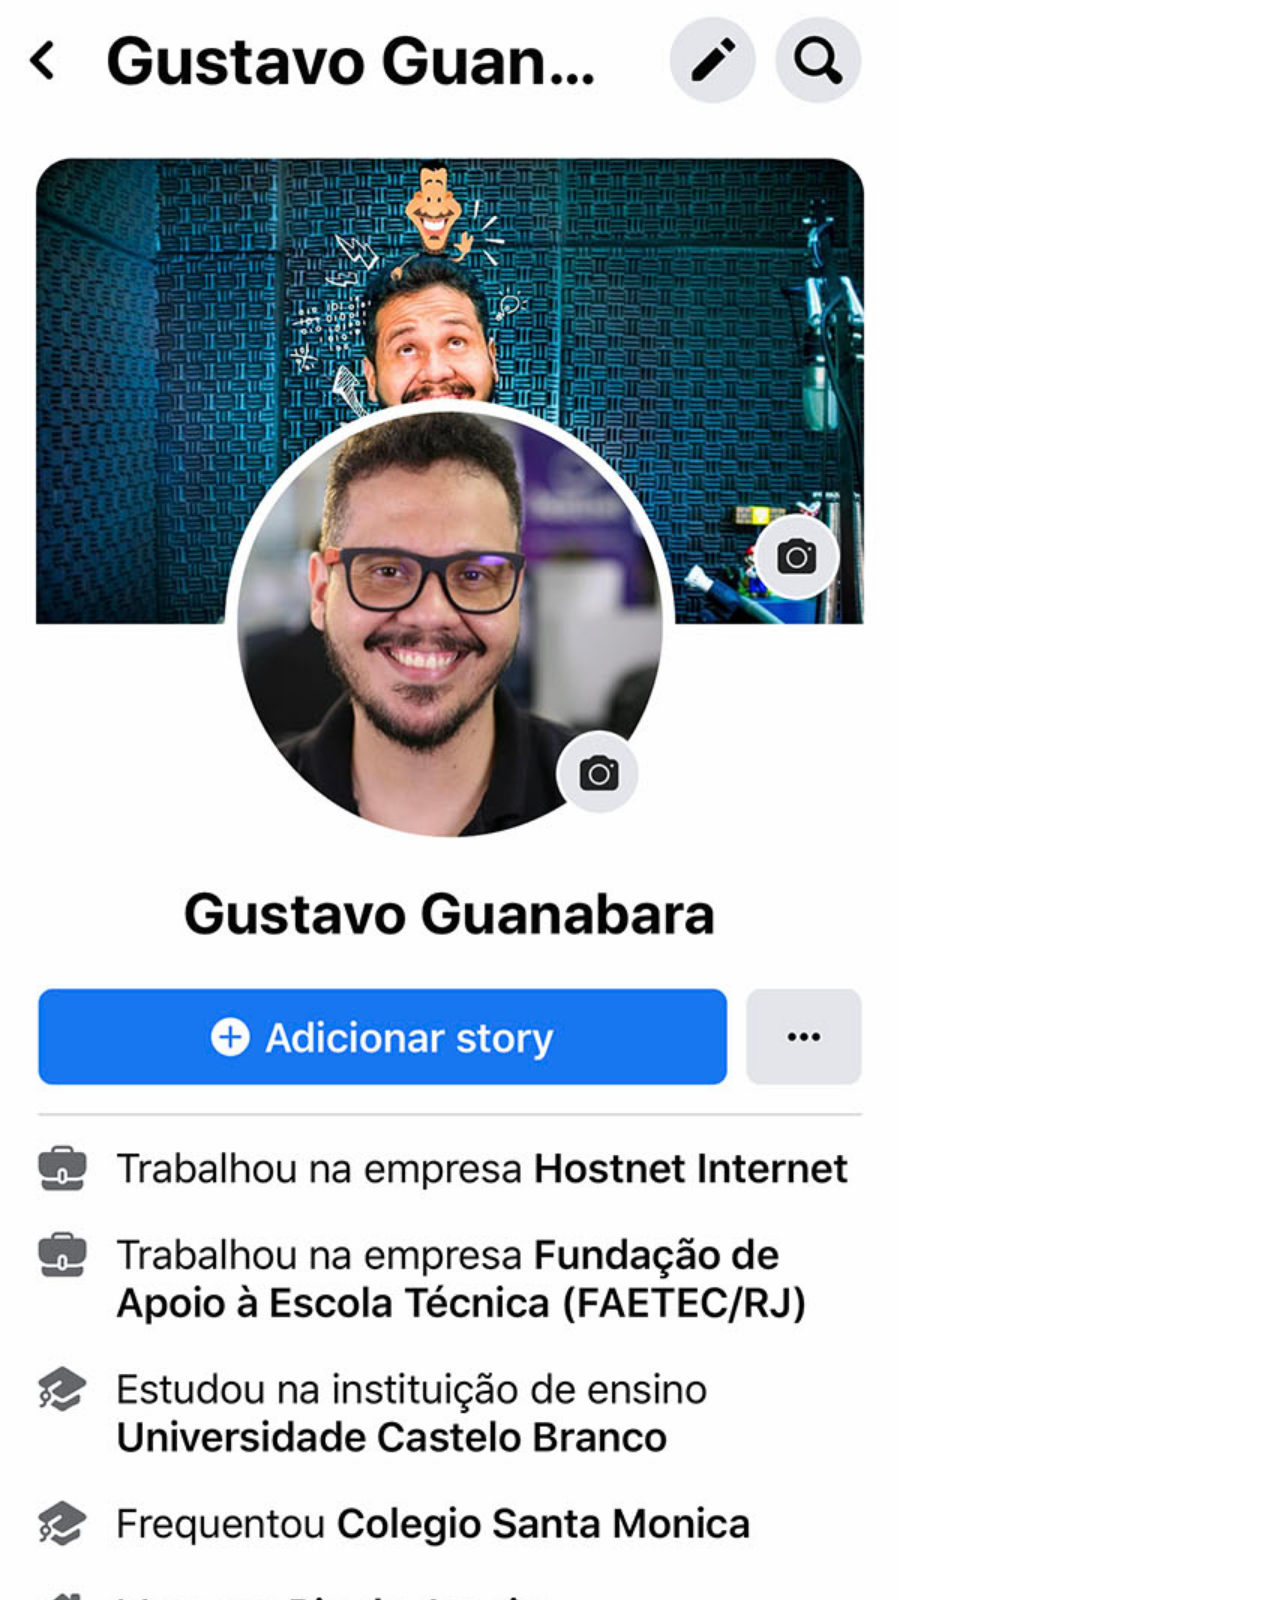
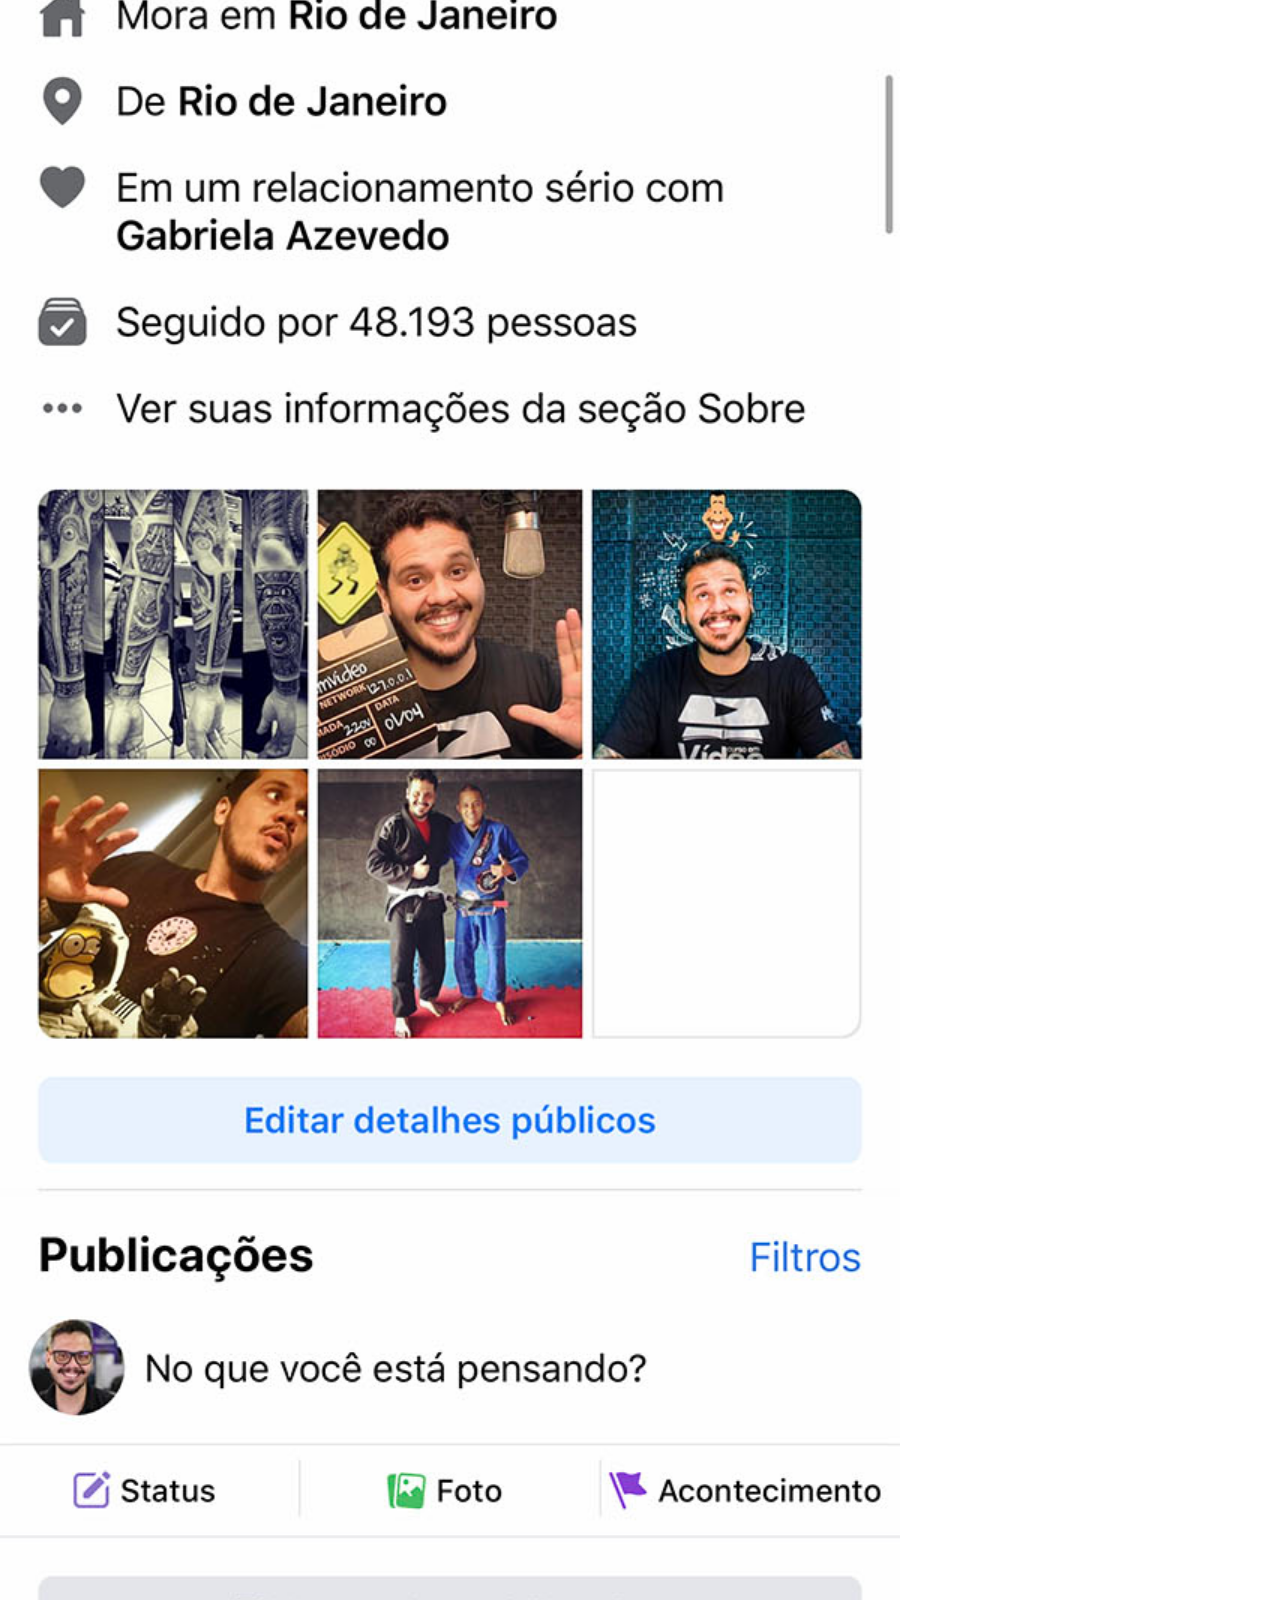
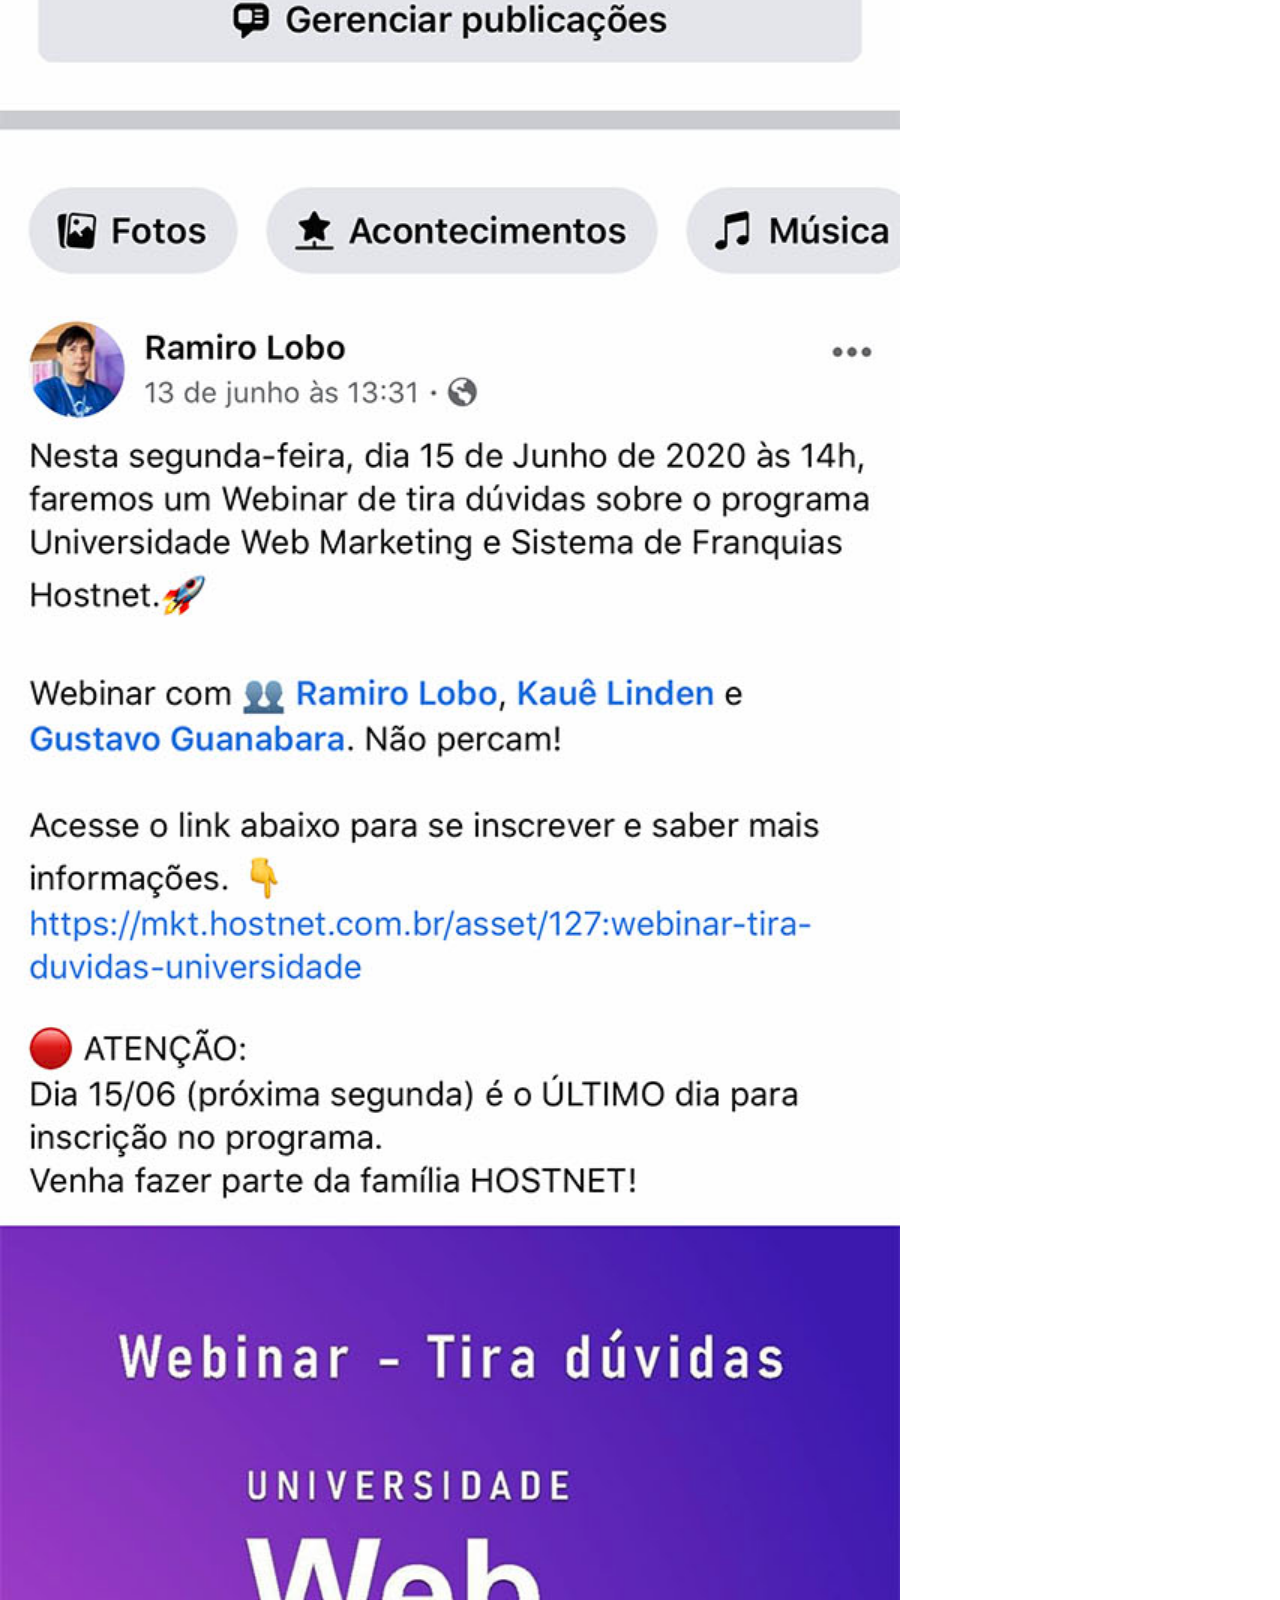
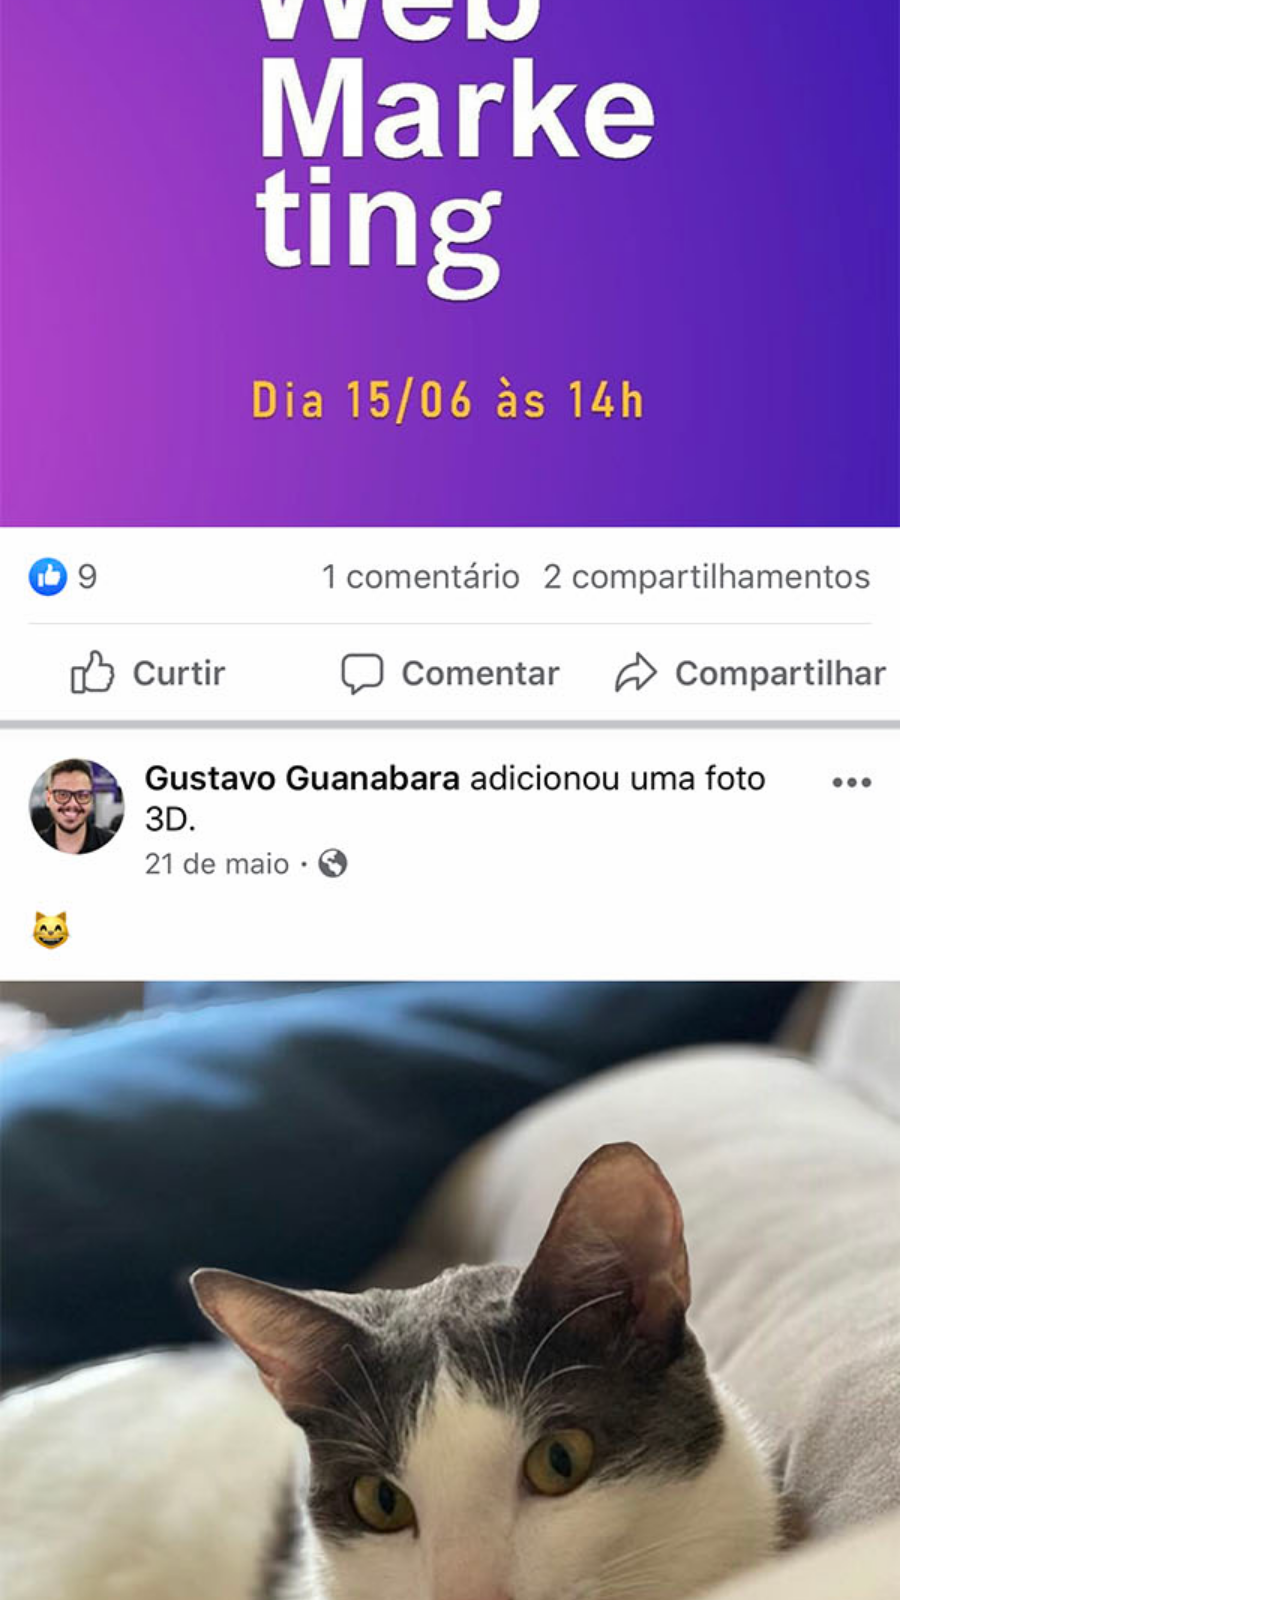
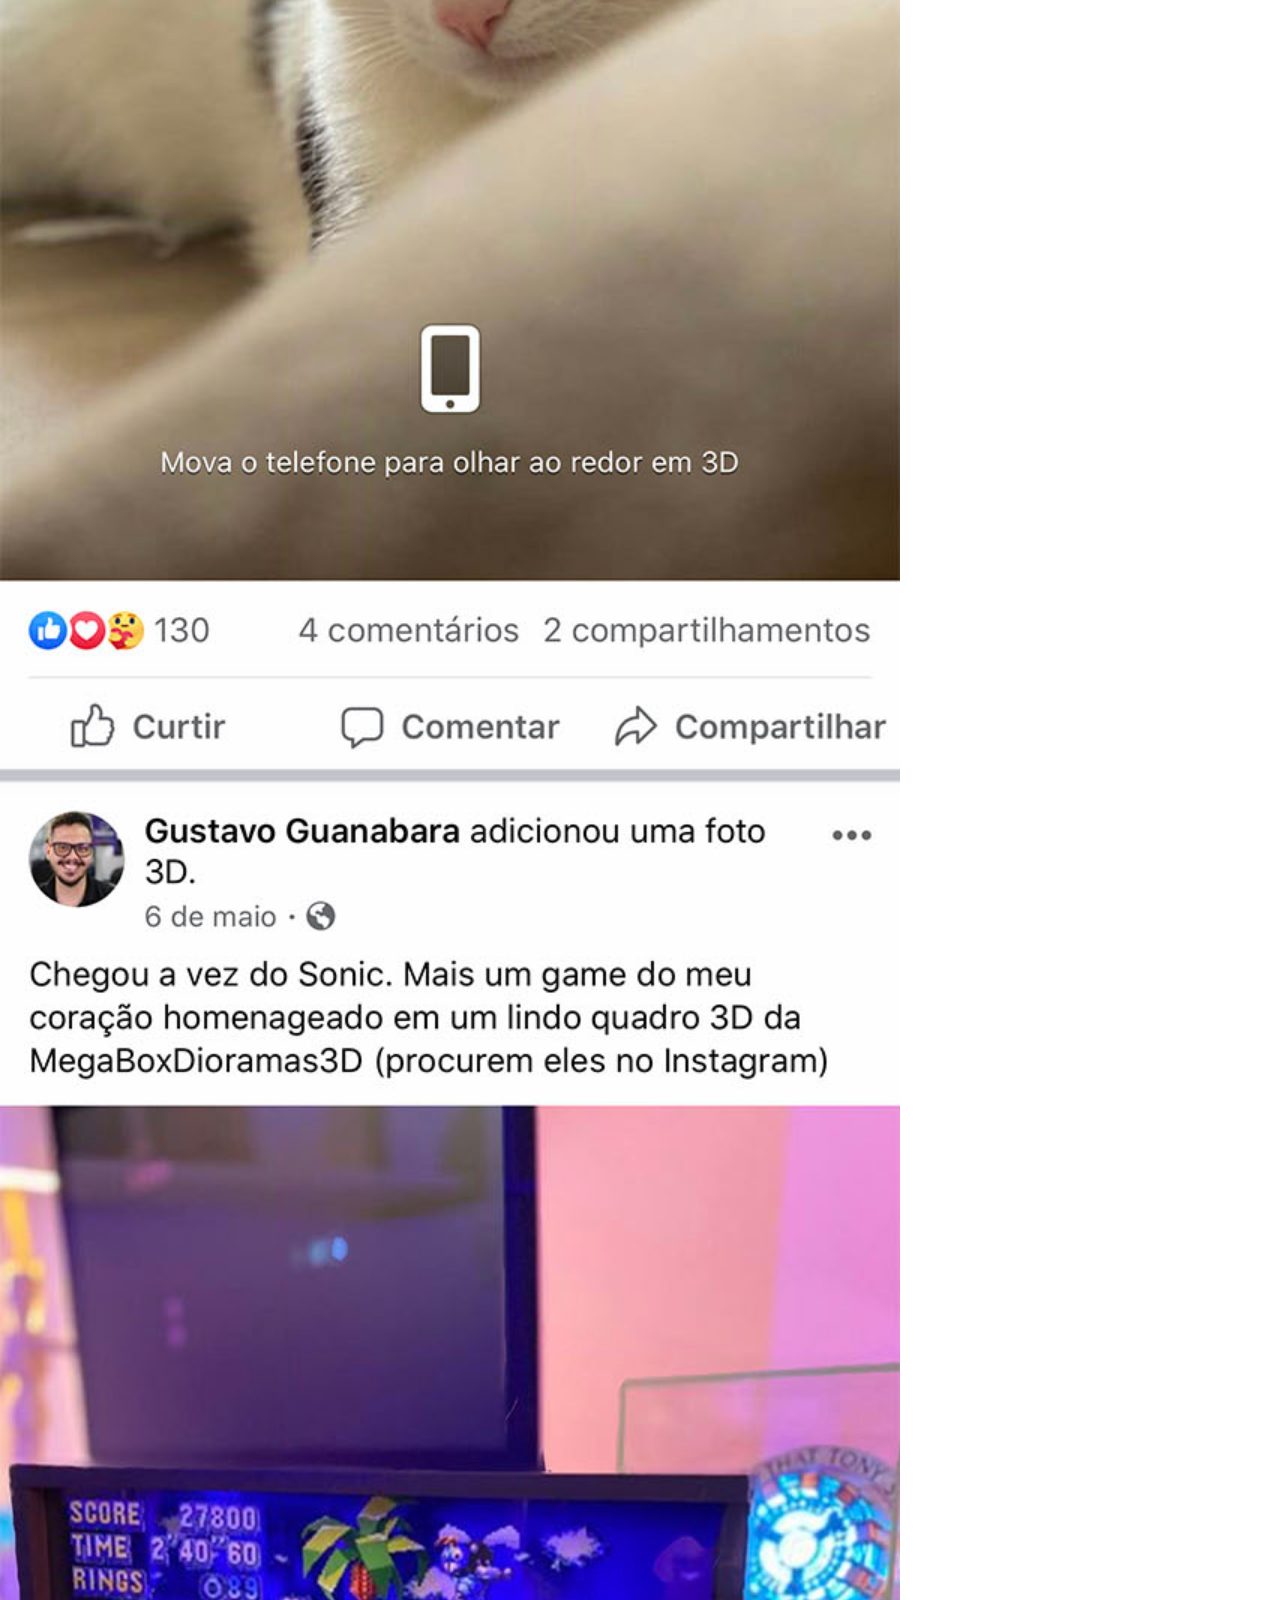
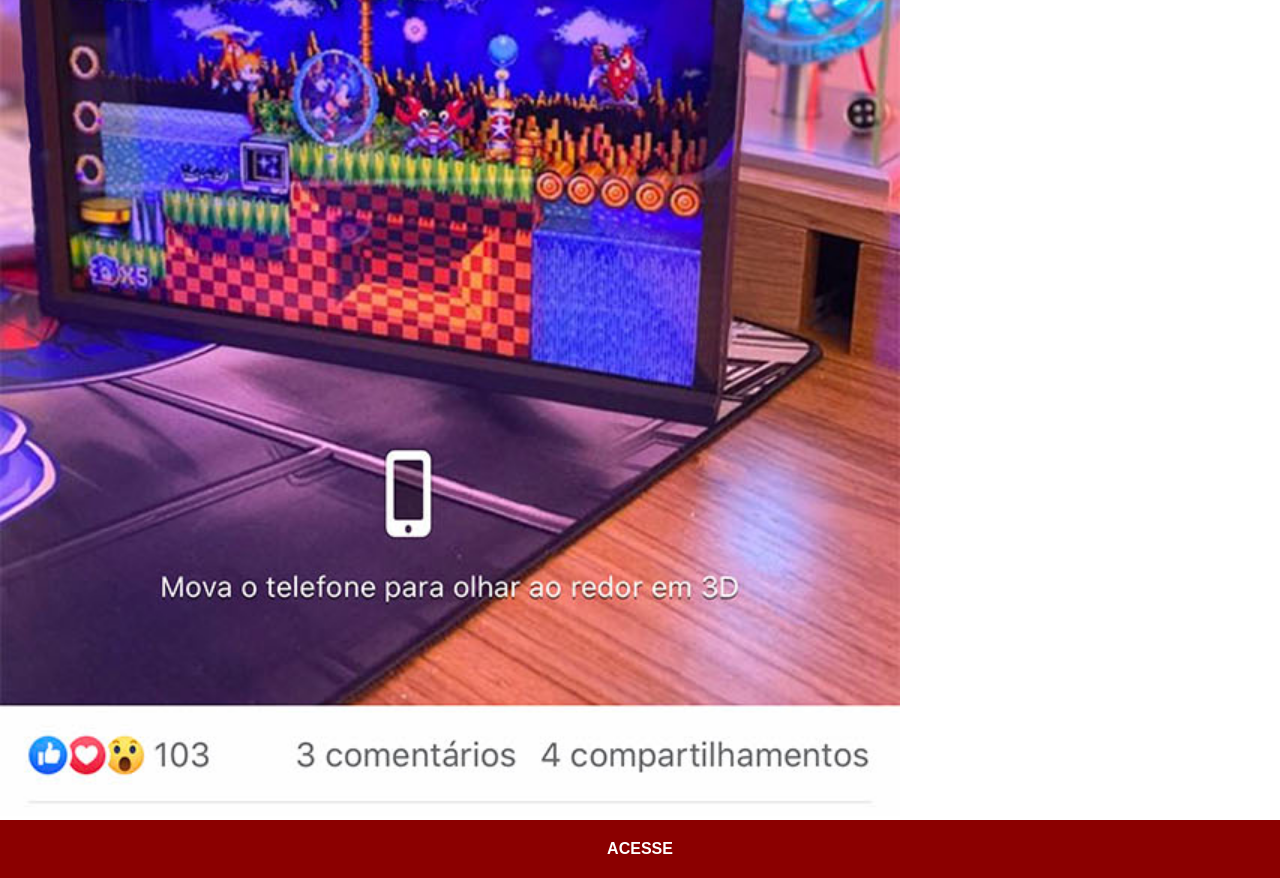
<file: facebook.html>
<!DOCTYPE html>
<html lang="pt-br">
<head>
    <meta charset="UTF-8">
    <meta name="viewport" content="width=device-width, initial-scale=1.0">
    <title>Facebook</title>
    <link rel="stylesheet" href="estilos/sociais.css">
</head>
<body>
    <img src="imagens/tela-facebook.jpg" alt="Facebook">
    <a href="https://facebook.com/gustavoguanabara/">ACESSE</a>
</body>
</html>
</file>
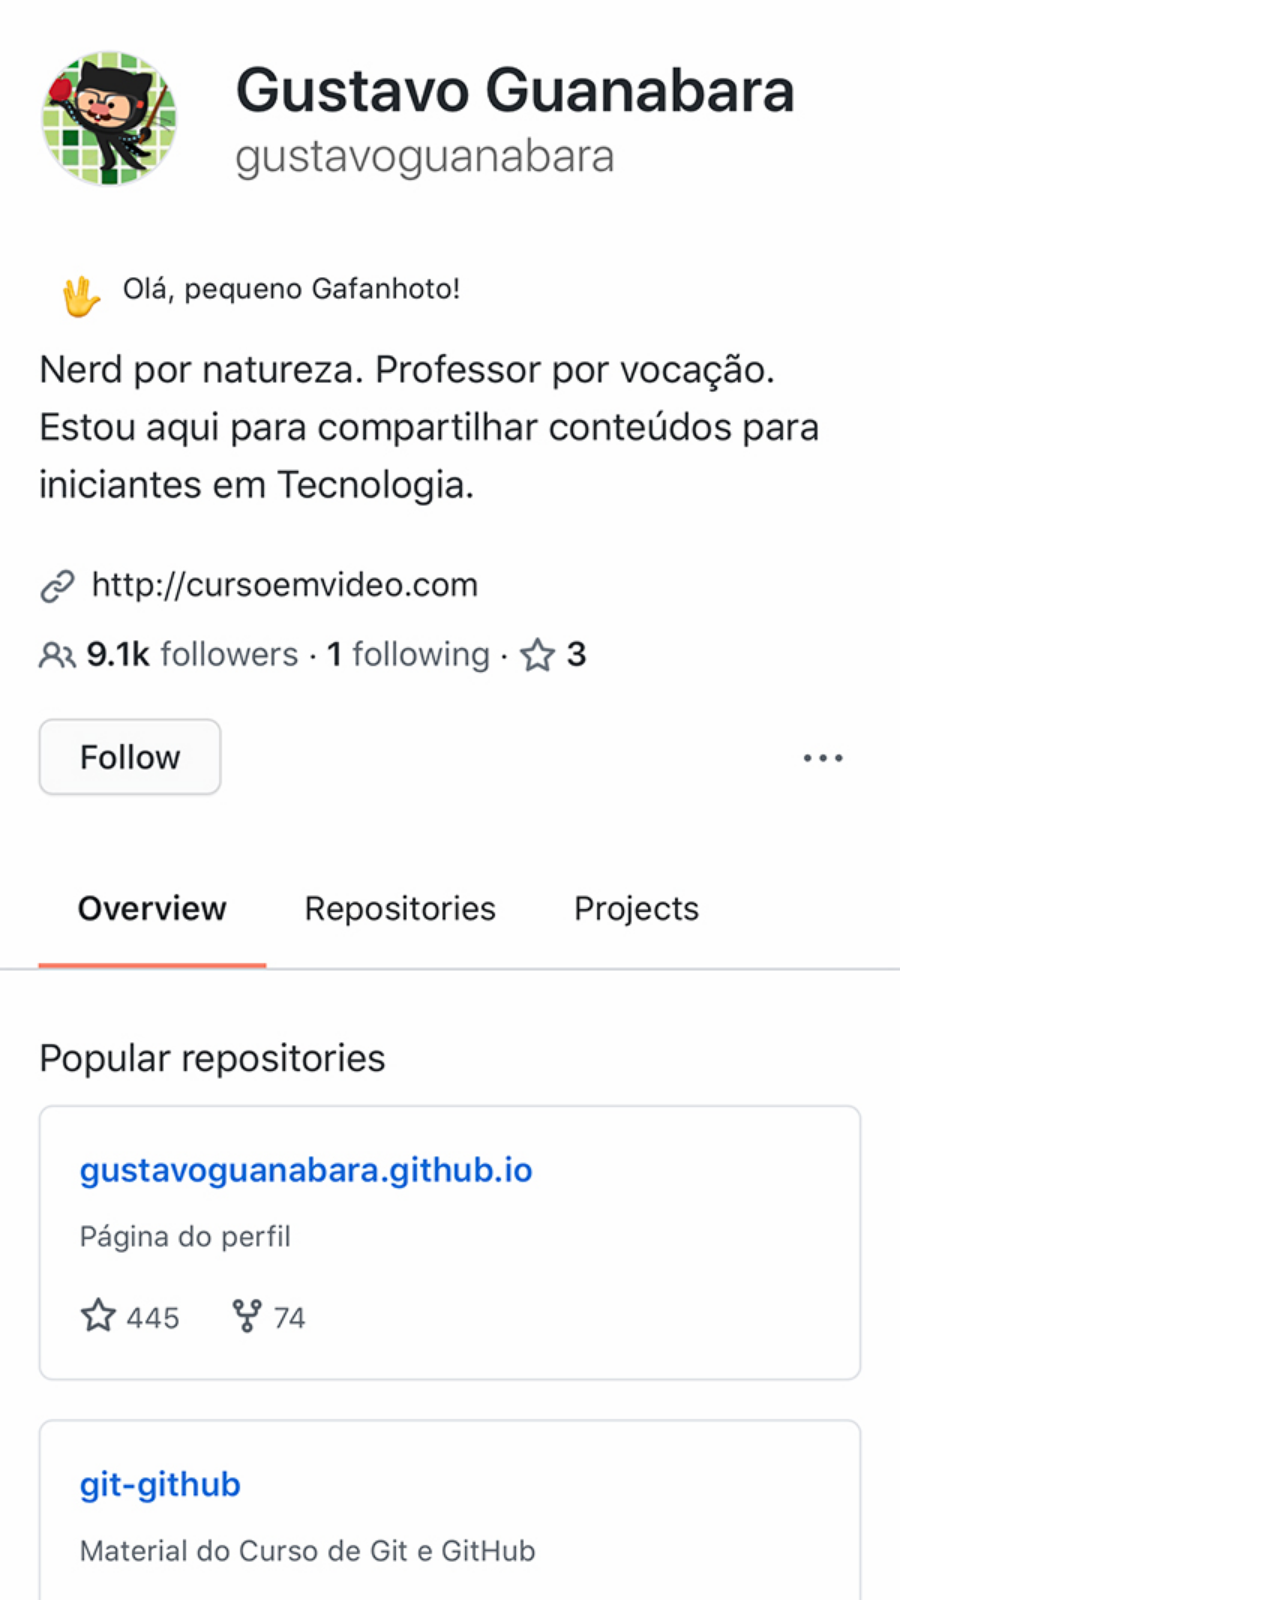
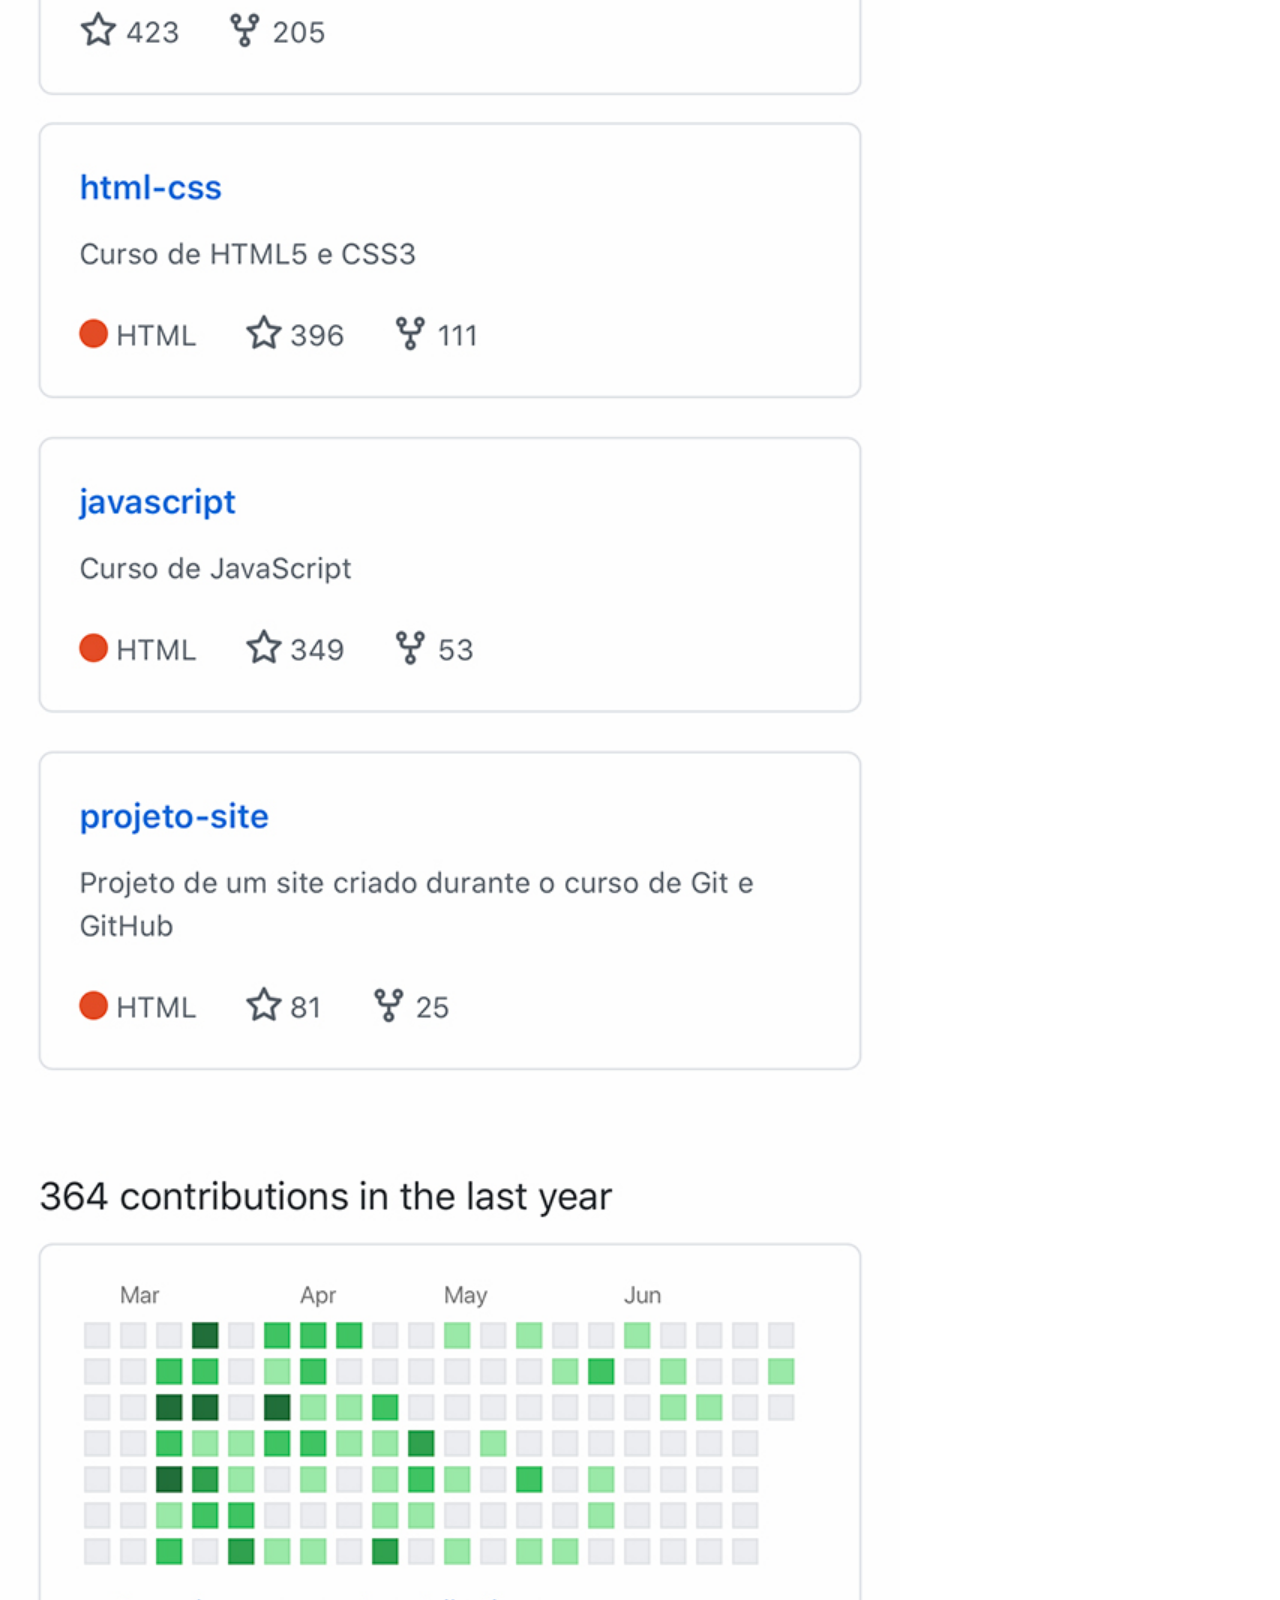
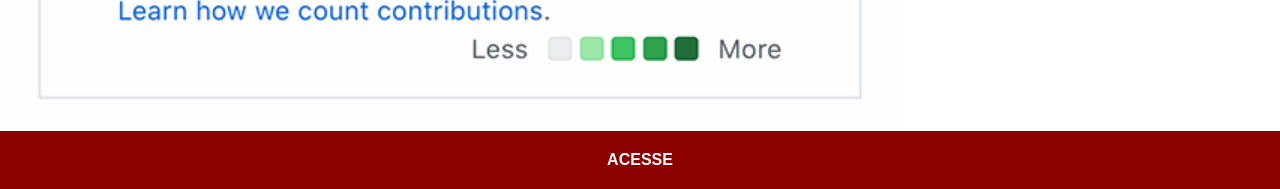
<file: github.html>
<!DOCTYPE html>
<html lang="pt-br">
<head>
    <meta charset="UTF-8">
    <meta name="viewport" content="width=device-width, initial-scale=1.0">
    <title>GitHub</title>
    <link rel="stylesheet" href="estilos/sociais.css">
</head>
<body>
    <img src="imagens/tela-github.jpg" alt="GitHub">
    <a href="https://github.com/gustavoguanabara/" target="_blank">ACESSE</a>
</body>
</html>
</file>
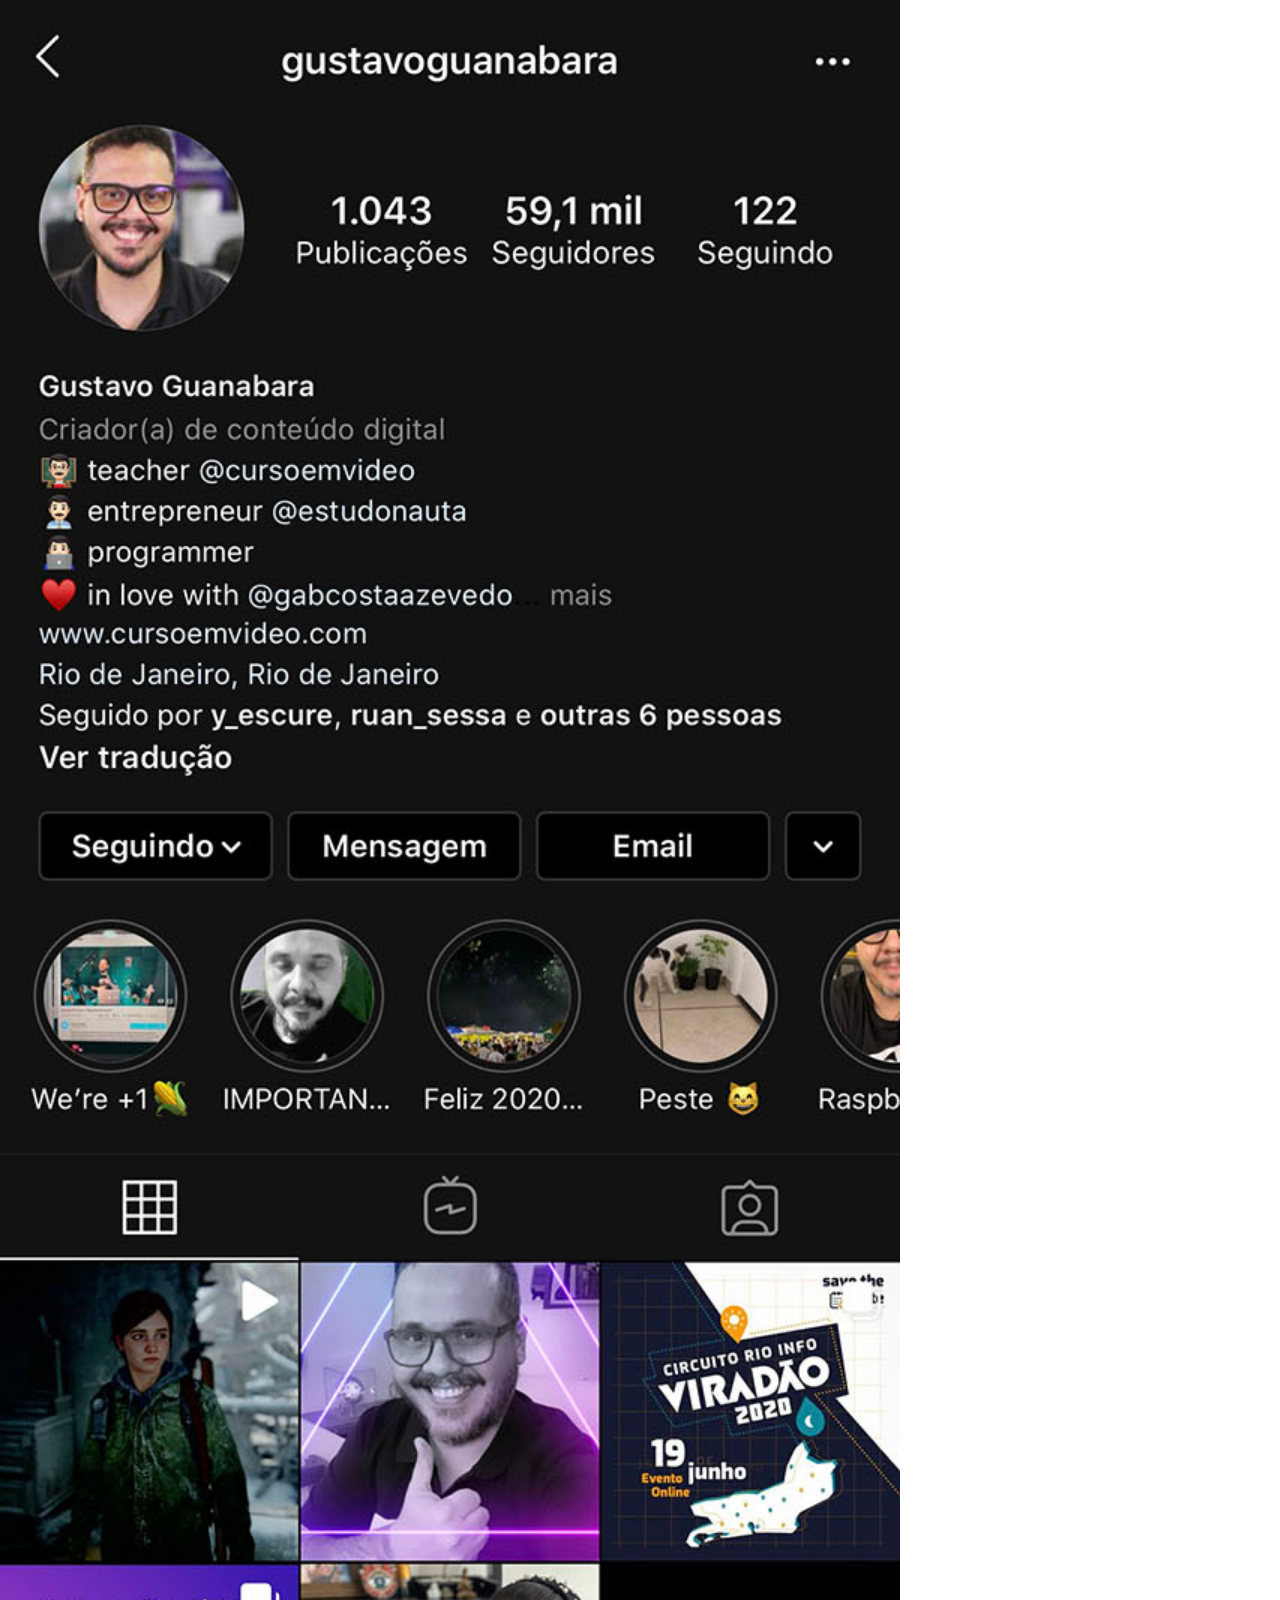
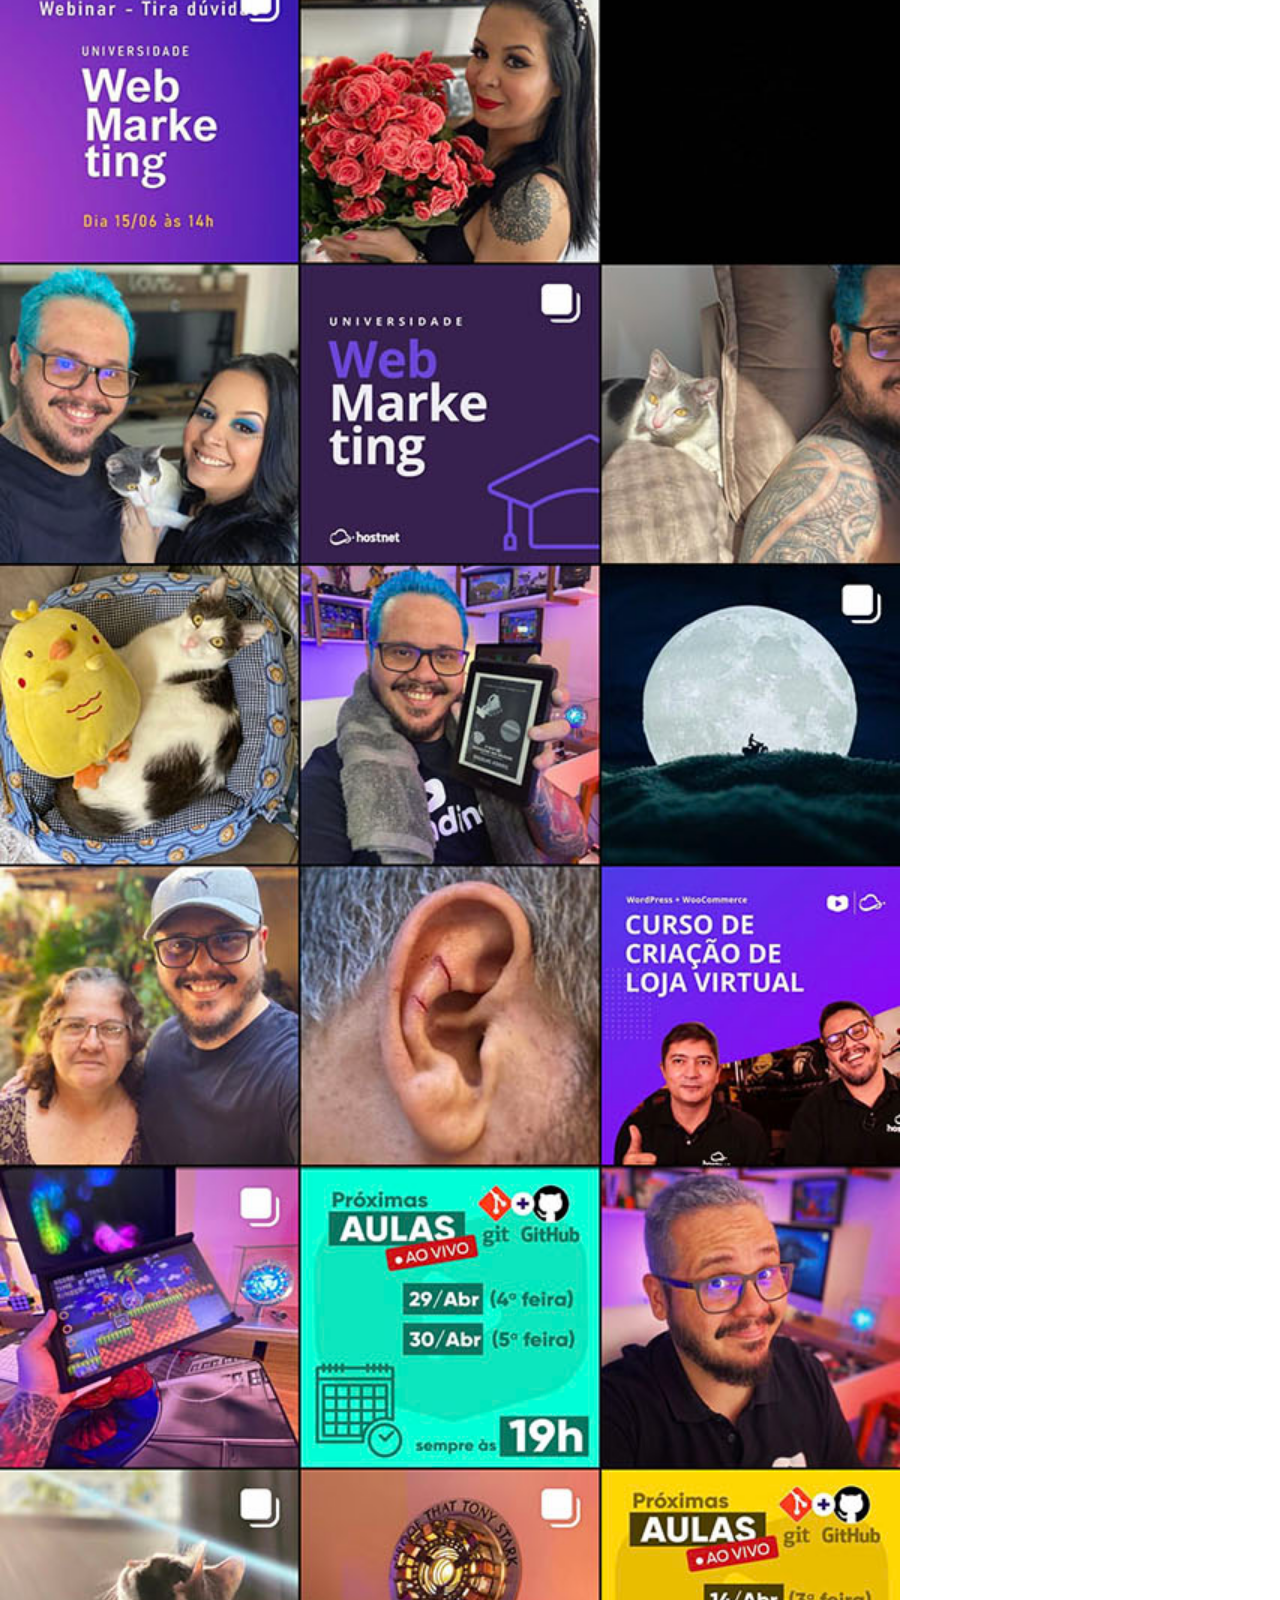
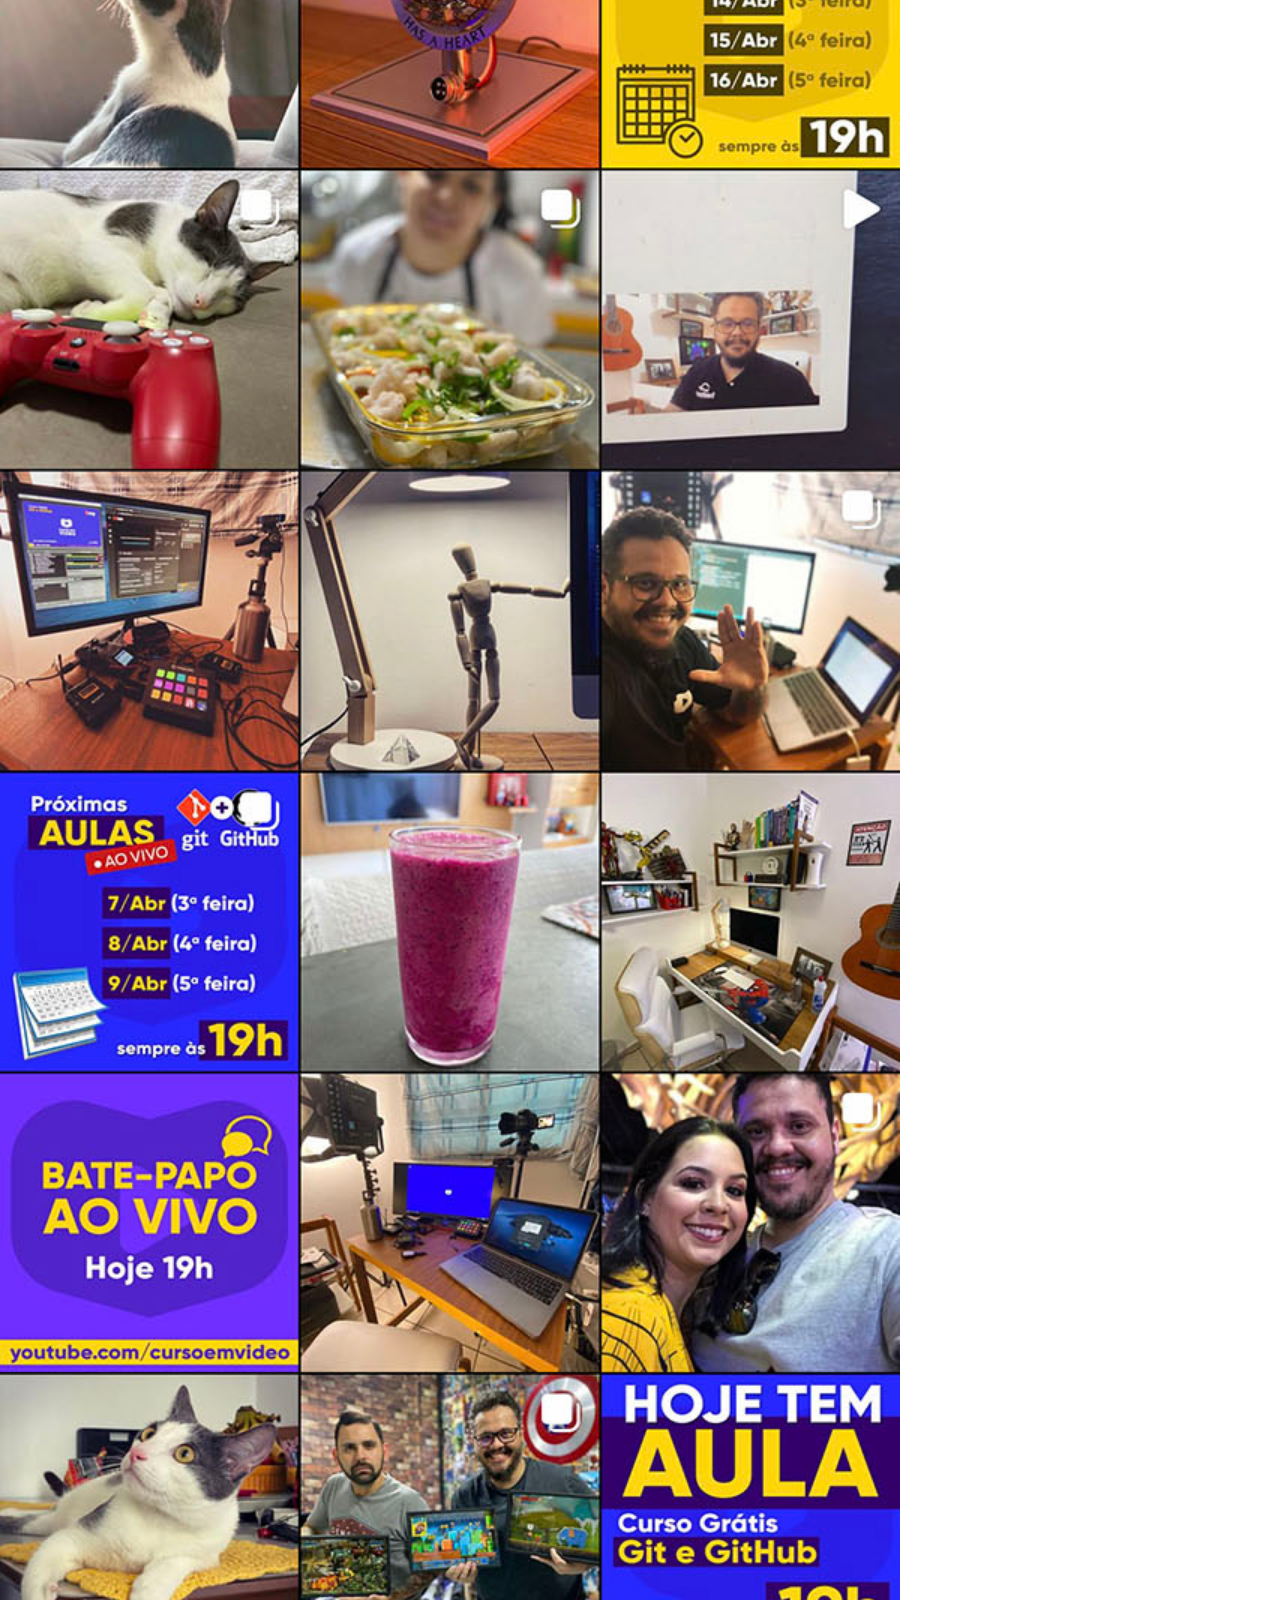
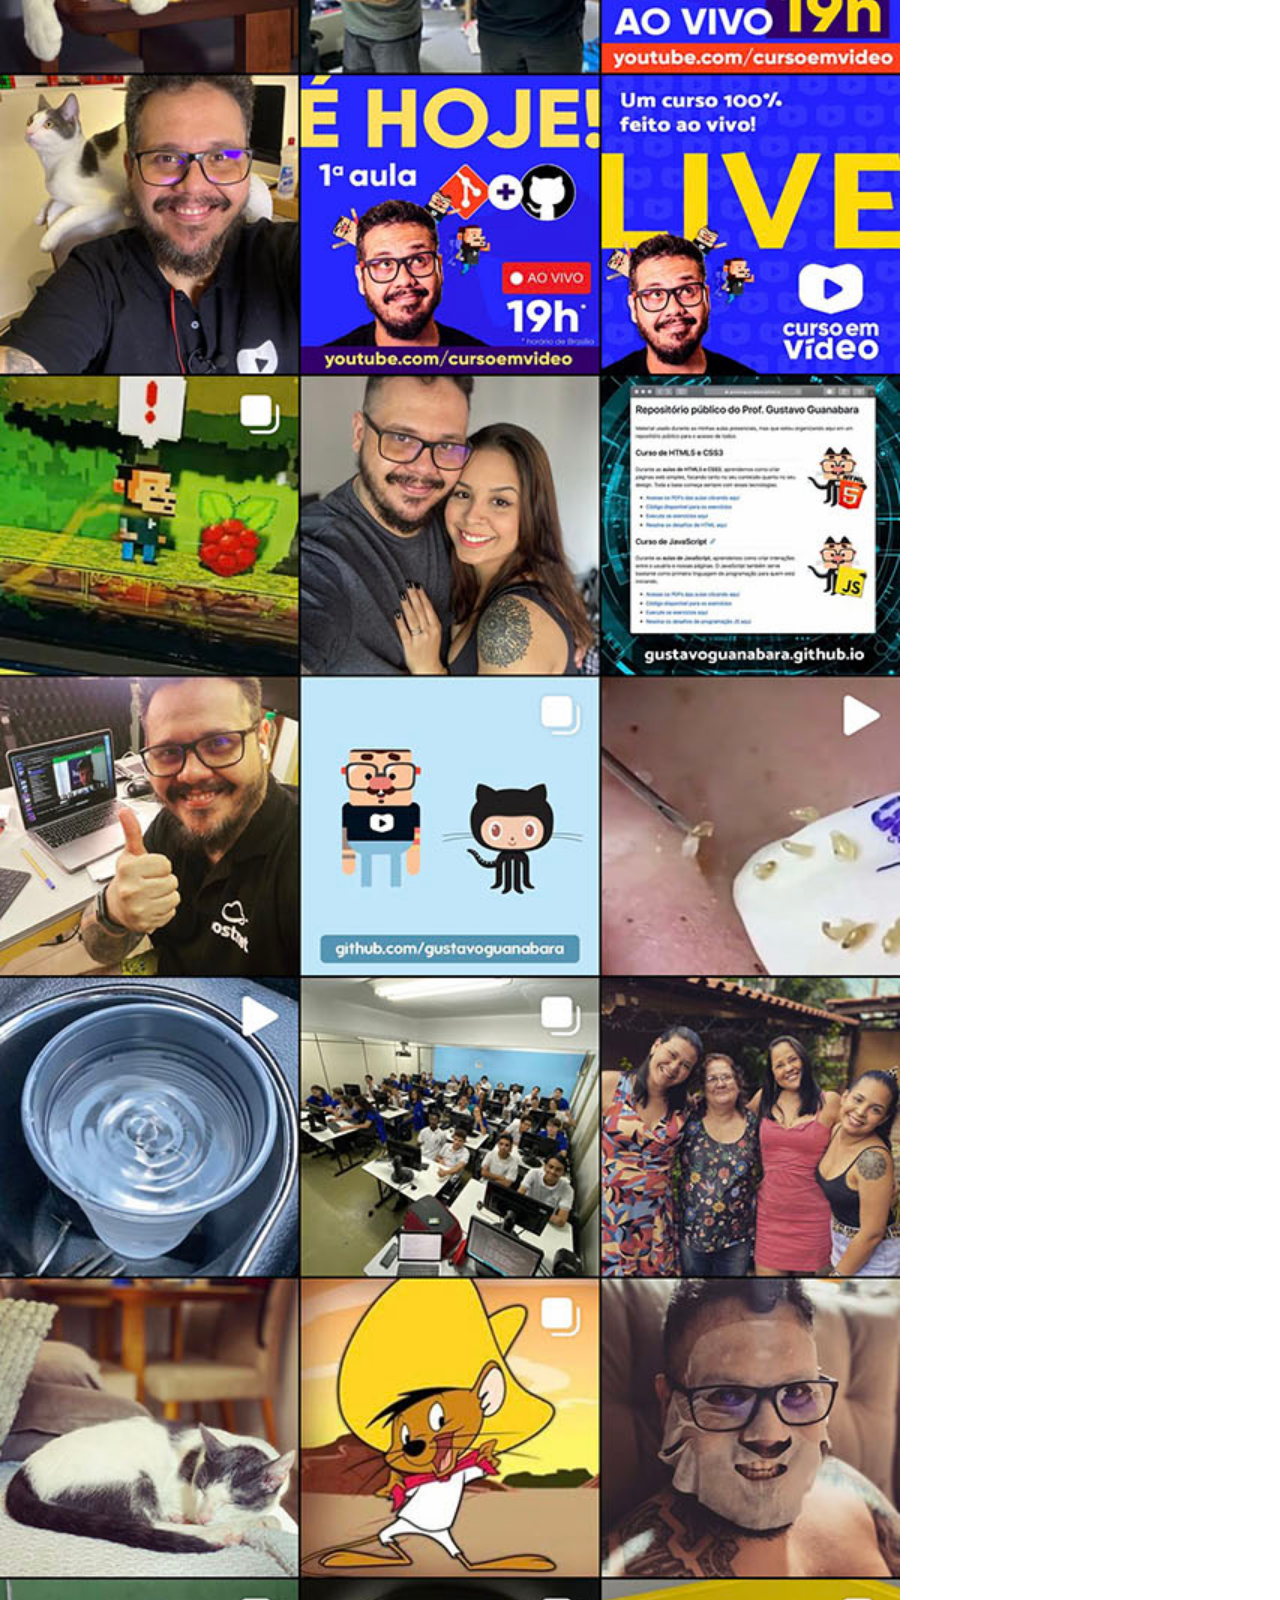
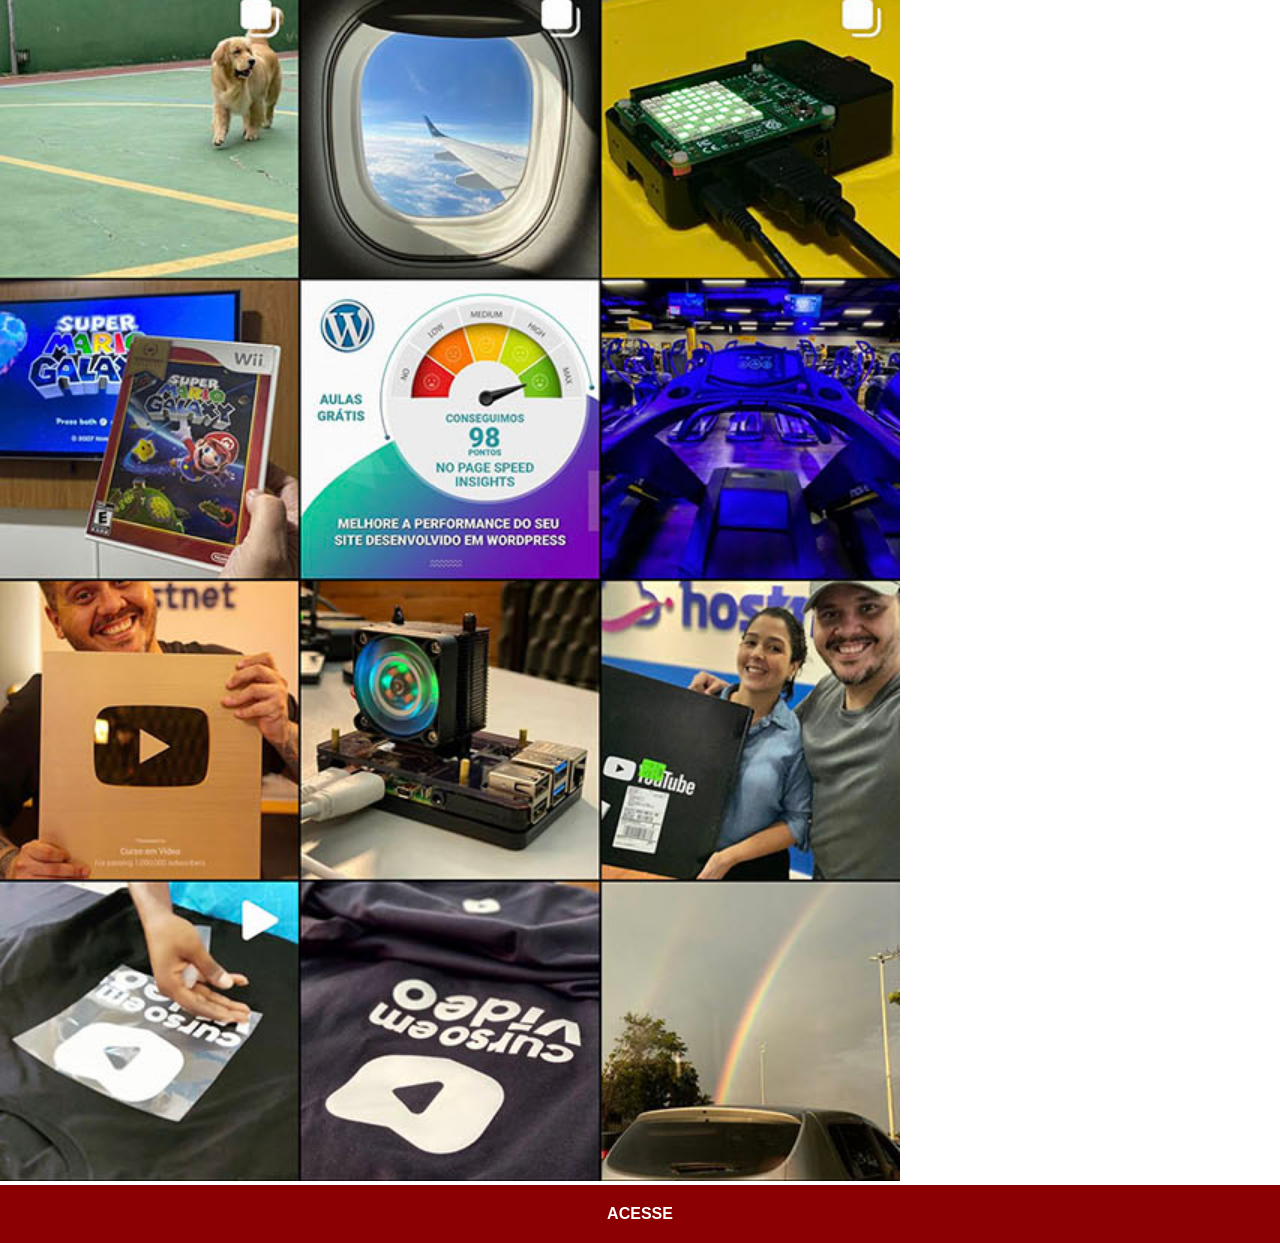
<file: instagram.html>
<!DOCTYPE html>
<html lang="pt-br">
<head>
    <meta charset="UTF-8">
    <meta name="viewport" content="width=device-width, initial-scale=1.0">
    <title>Instagram</title>
    <link rel="stylesheet" href="estilos/sociais.css">
</head>
<body>
    <img src="imagens/tela-instagram.jpg" alt="Instagram">
    <a href="https://instagram.com/gustavoguanabara/">ACESSE</a>
</body>
</html>
</file>
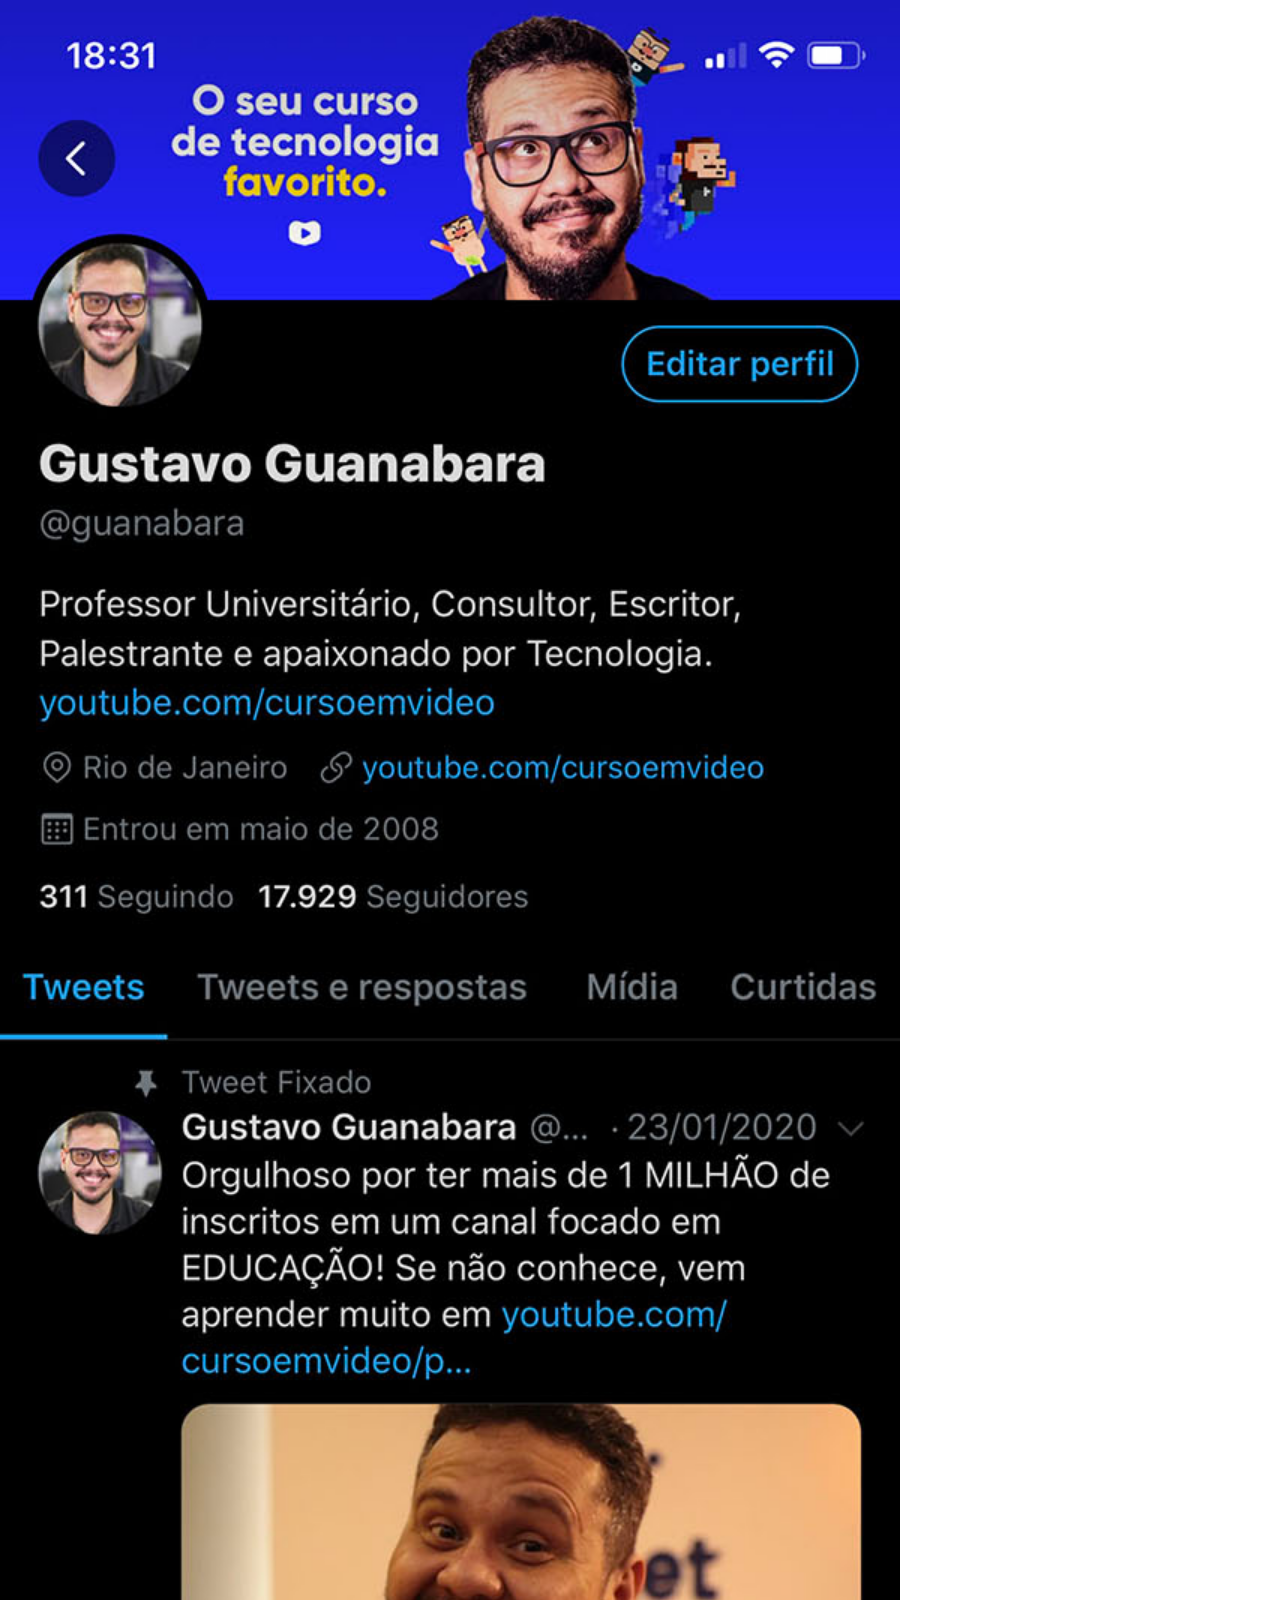
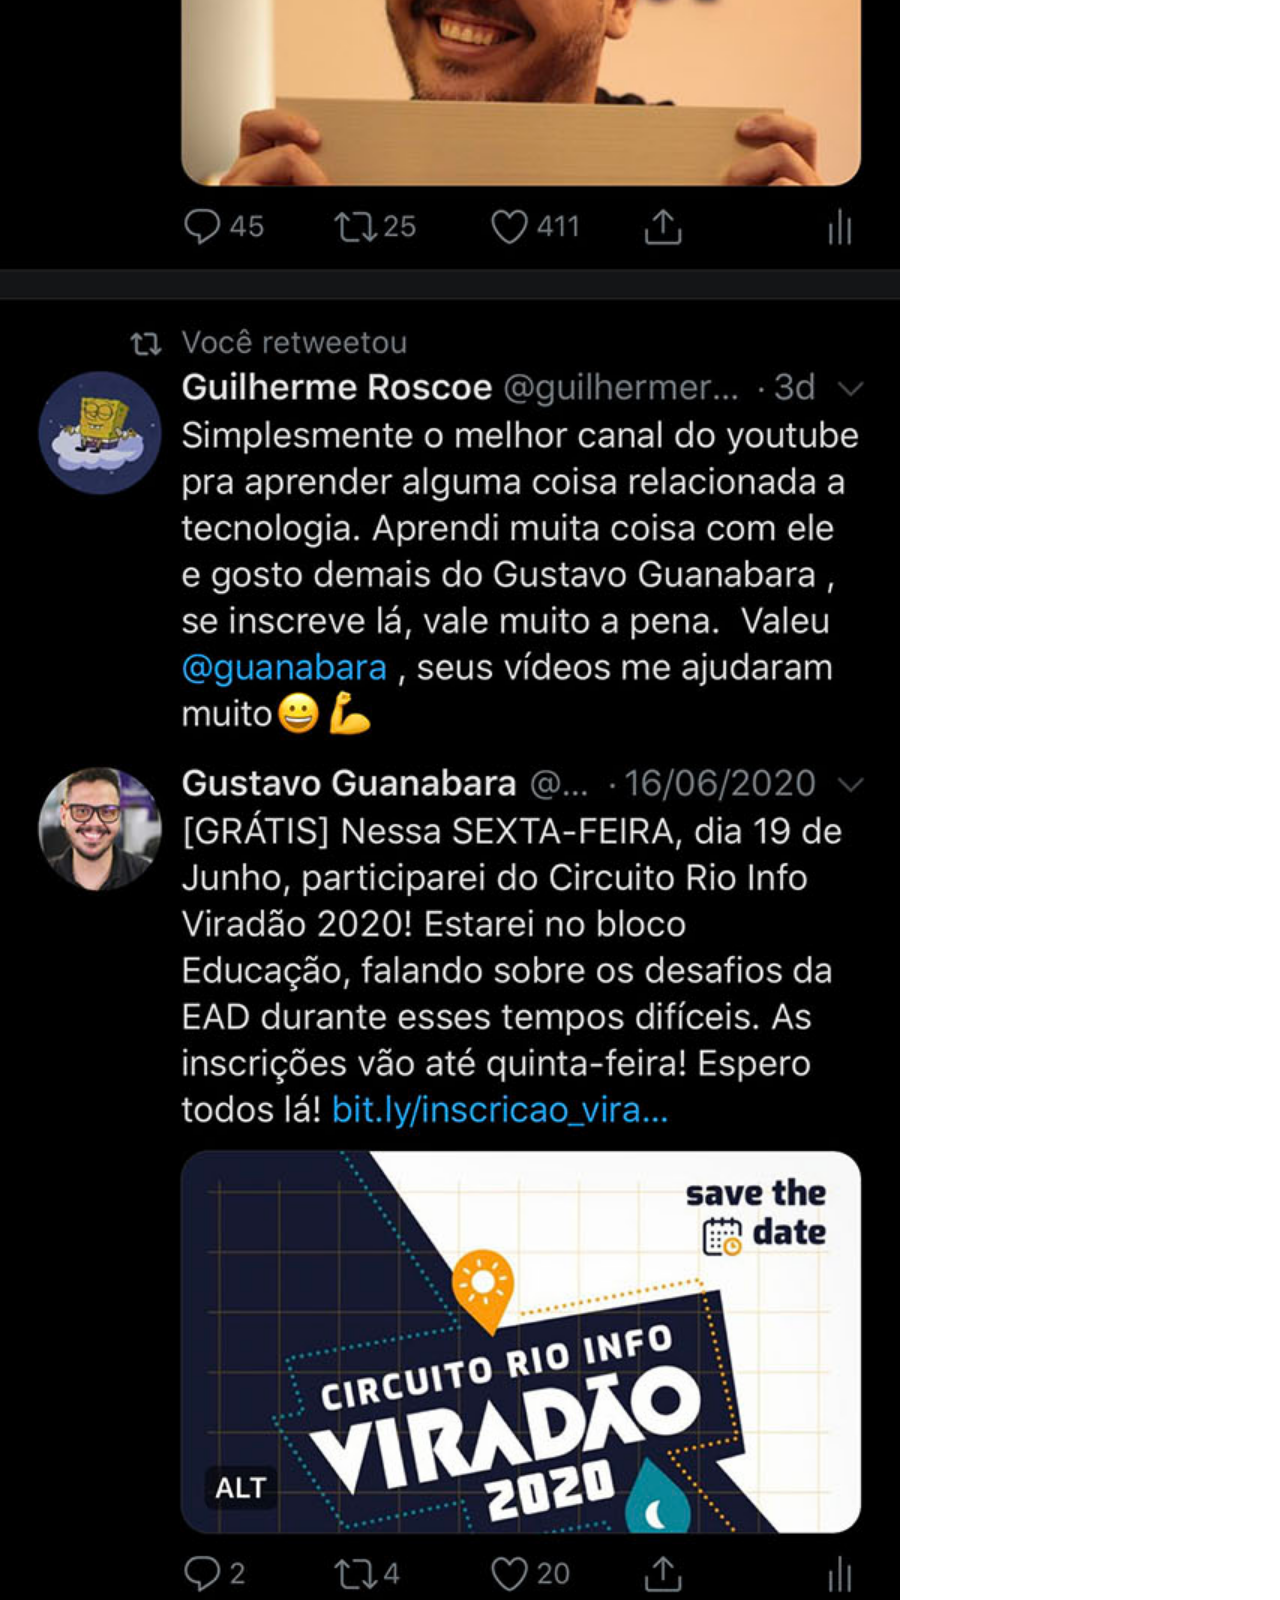
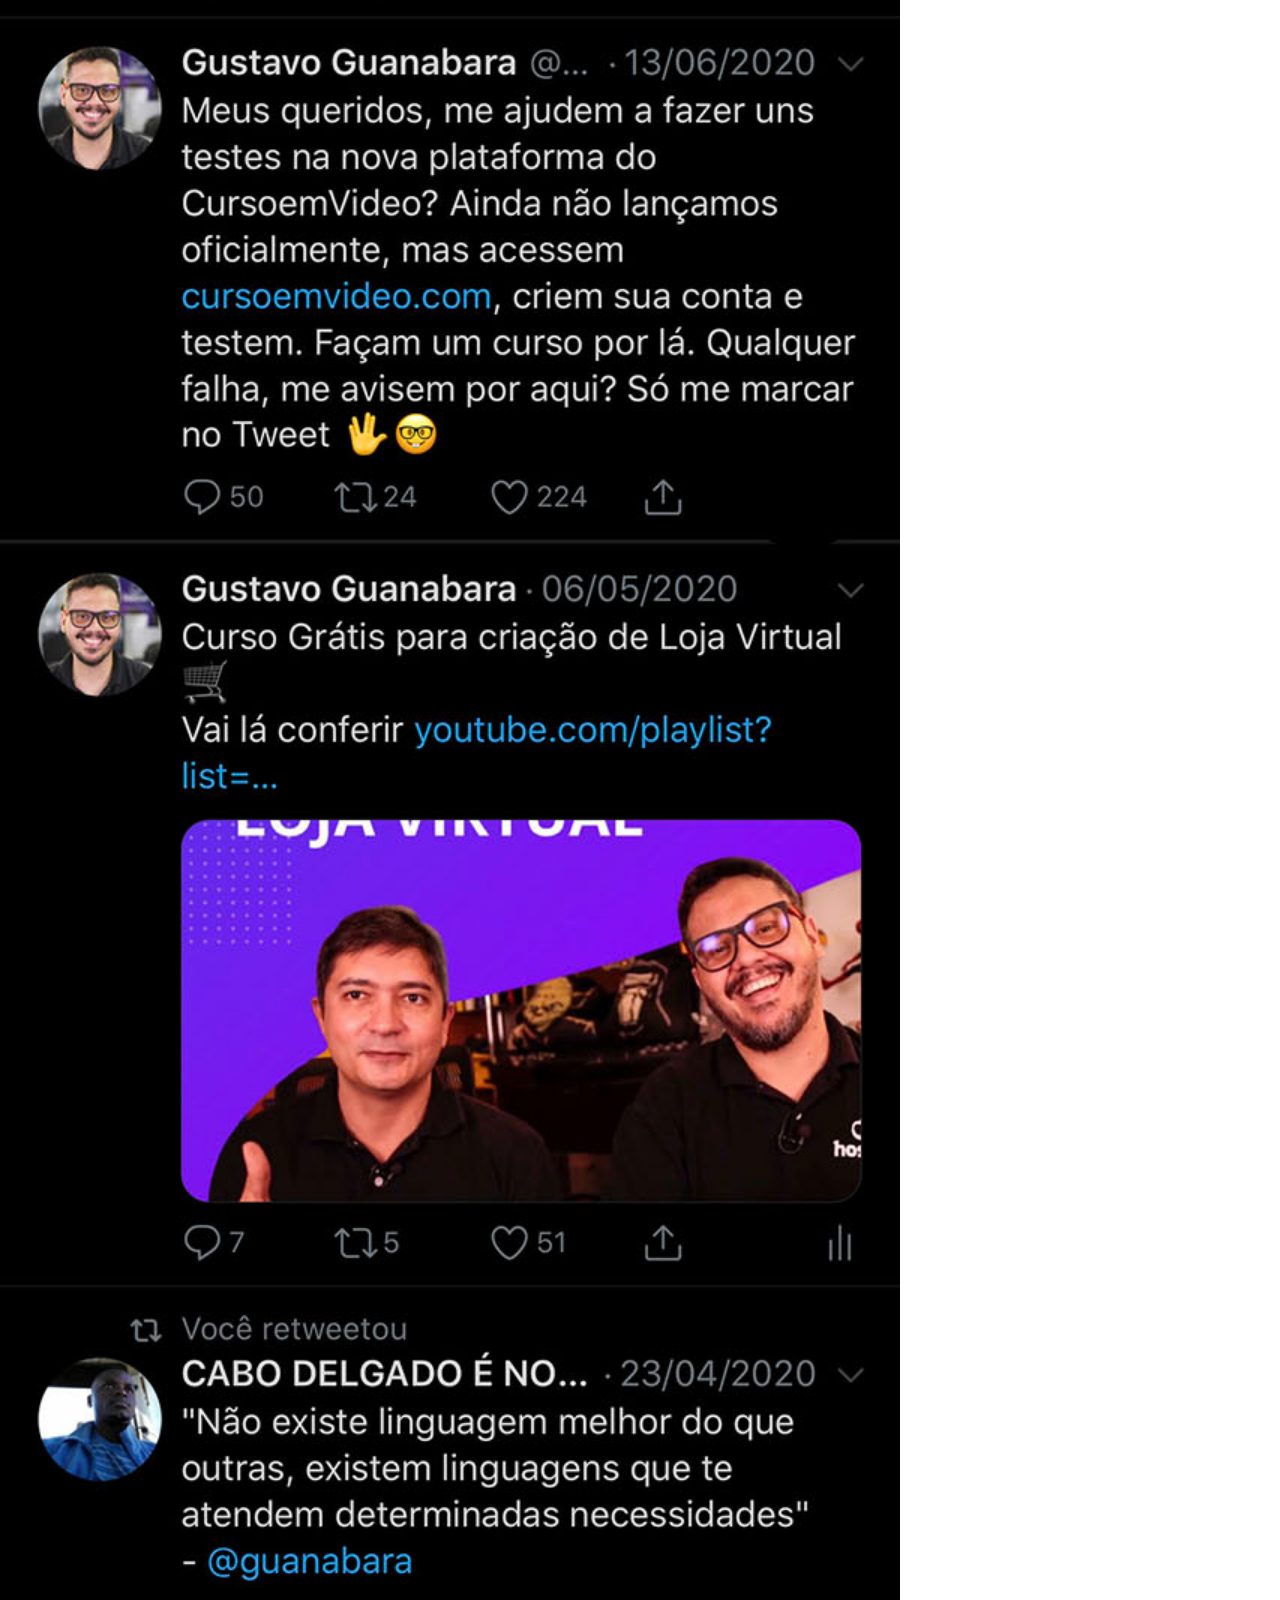
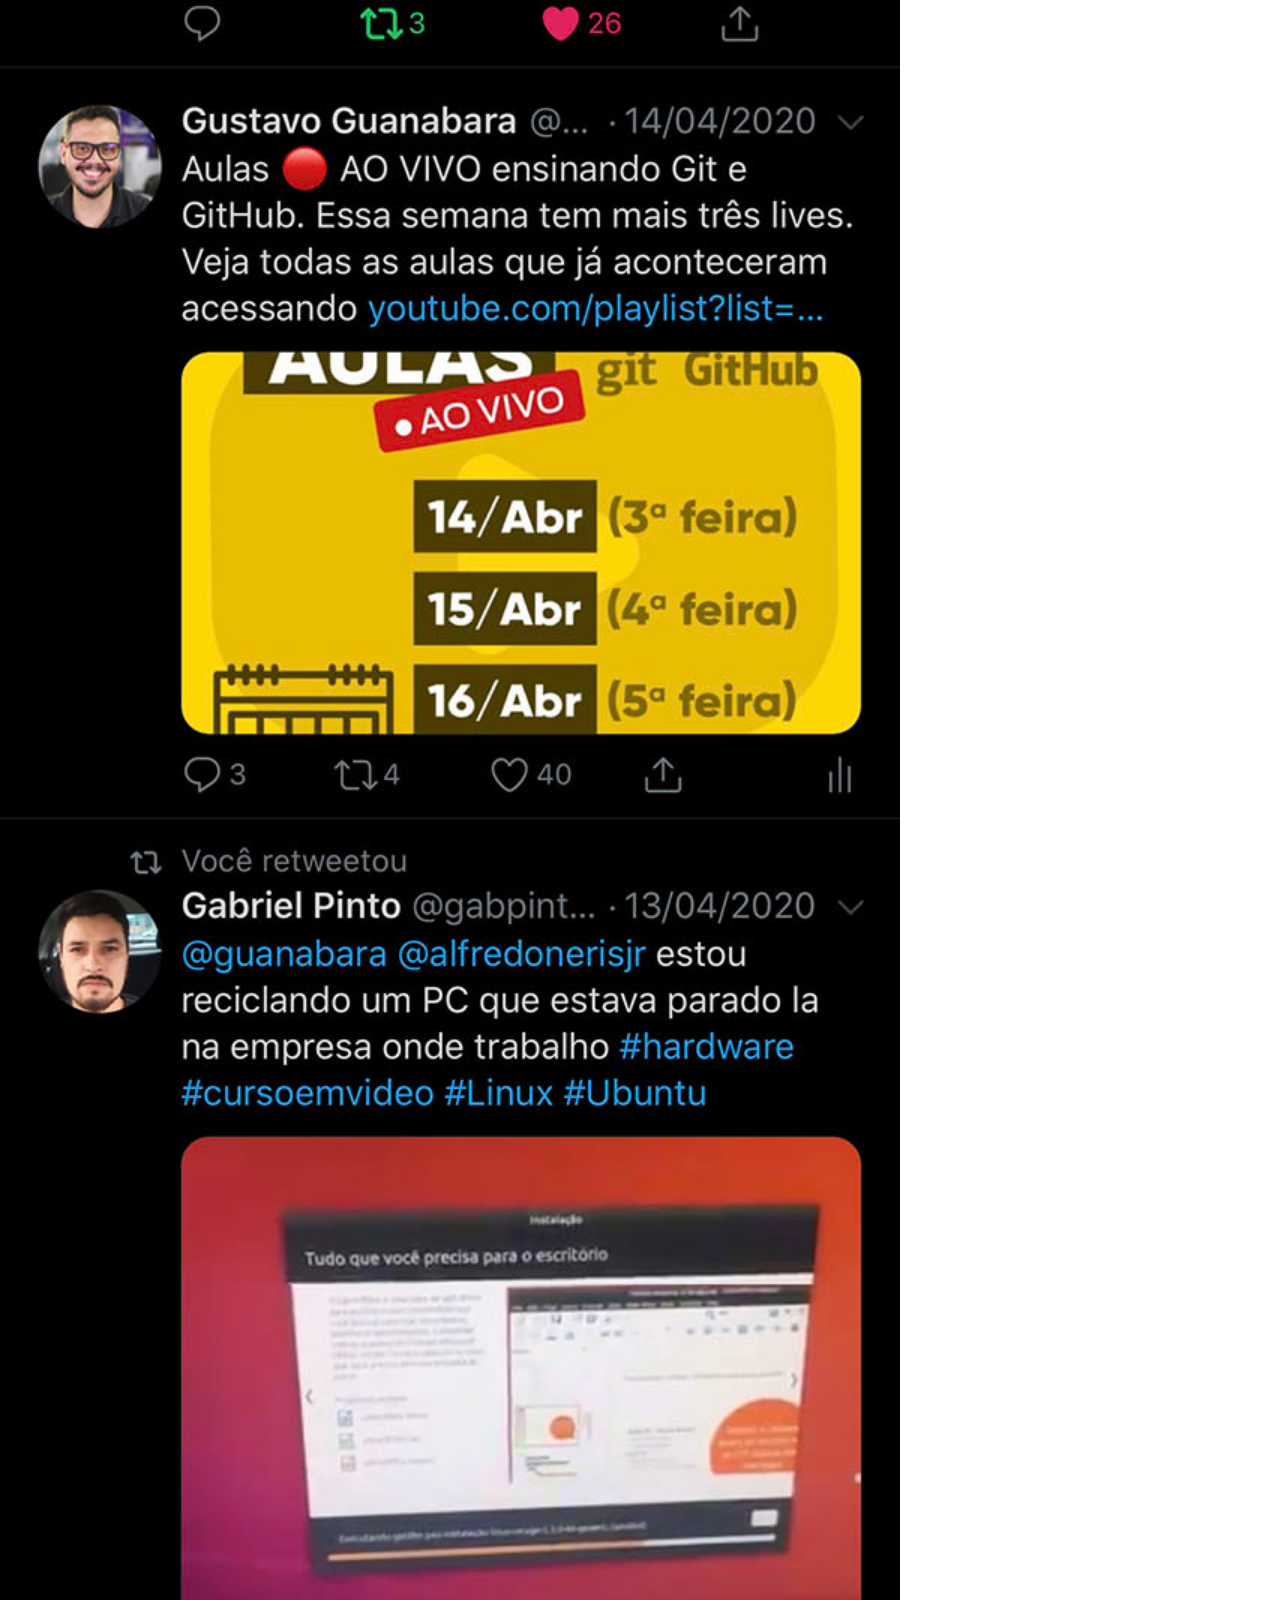
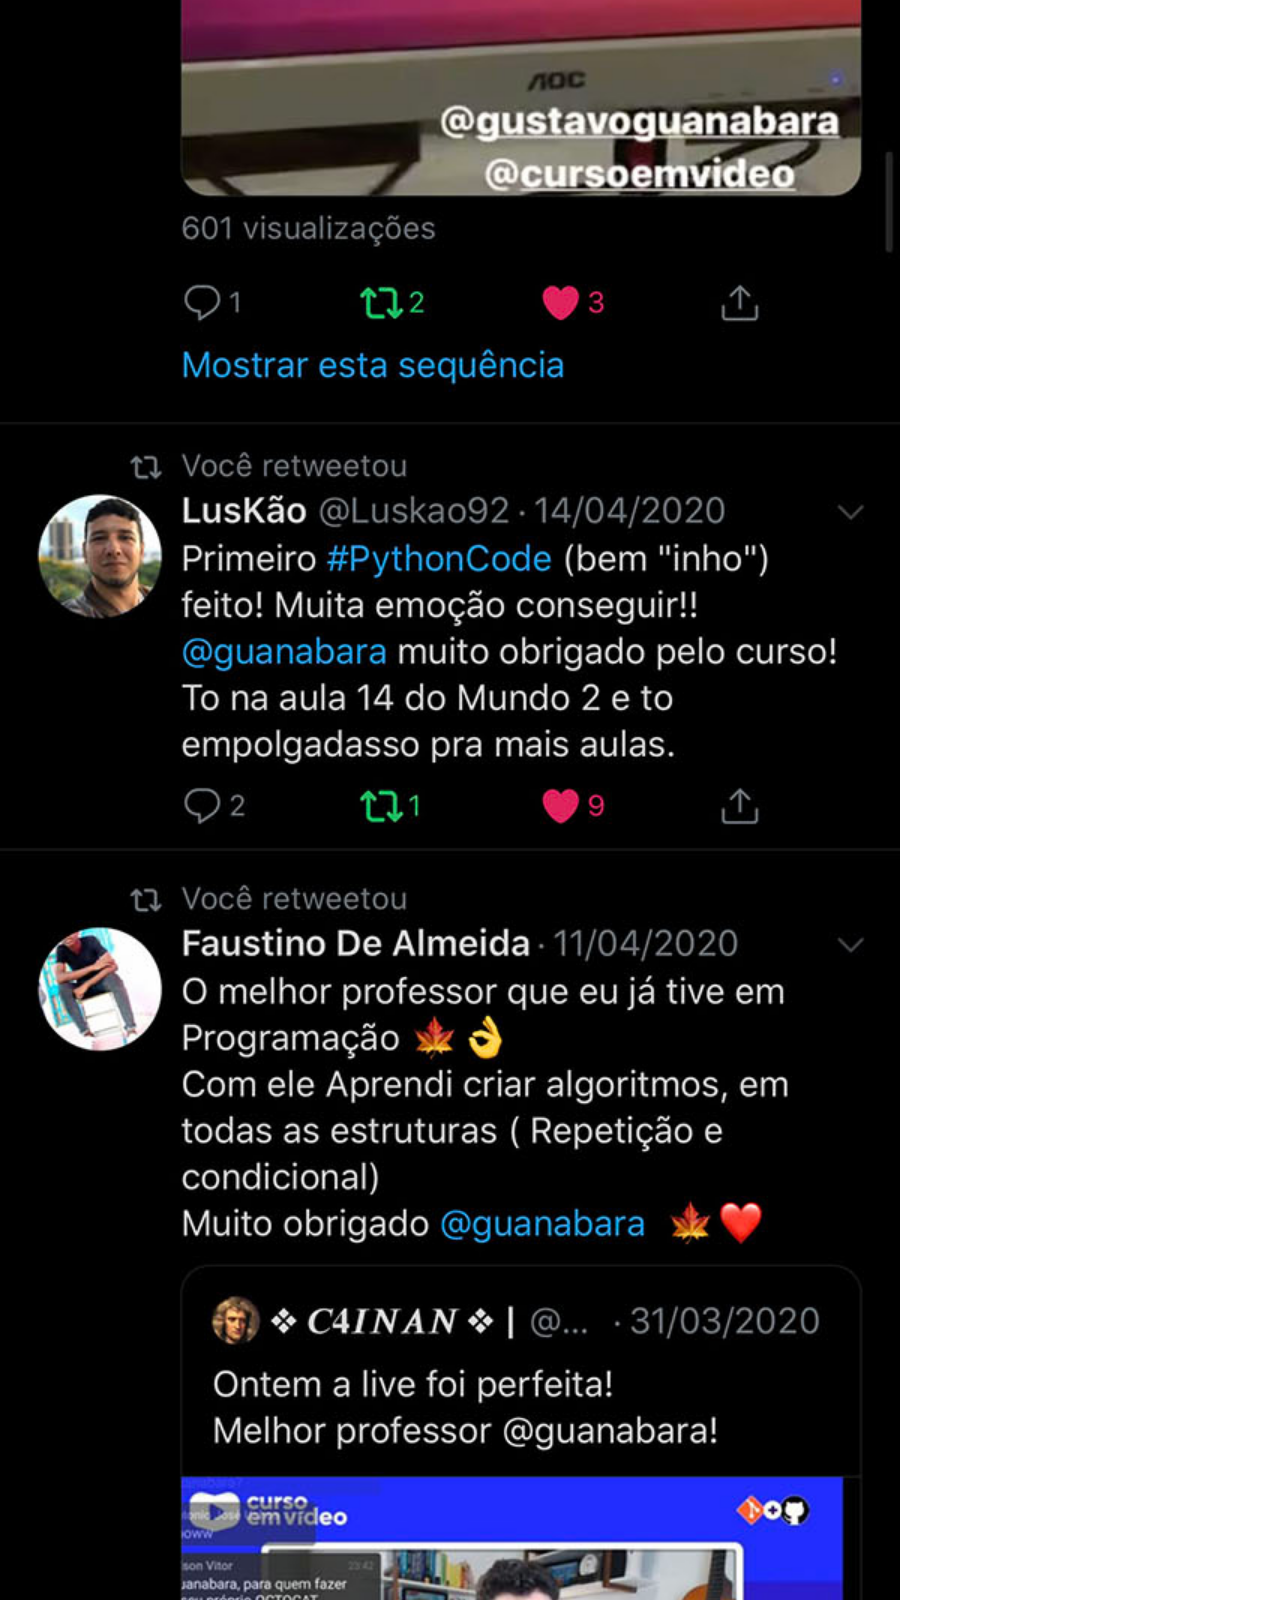
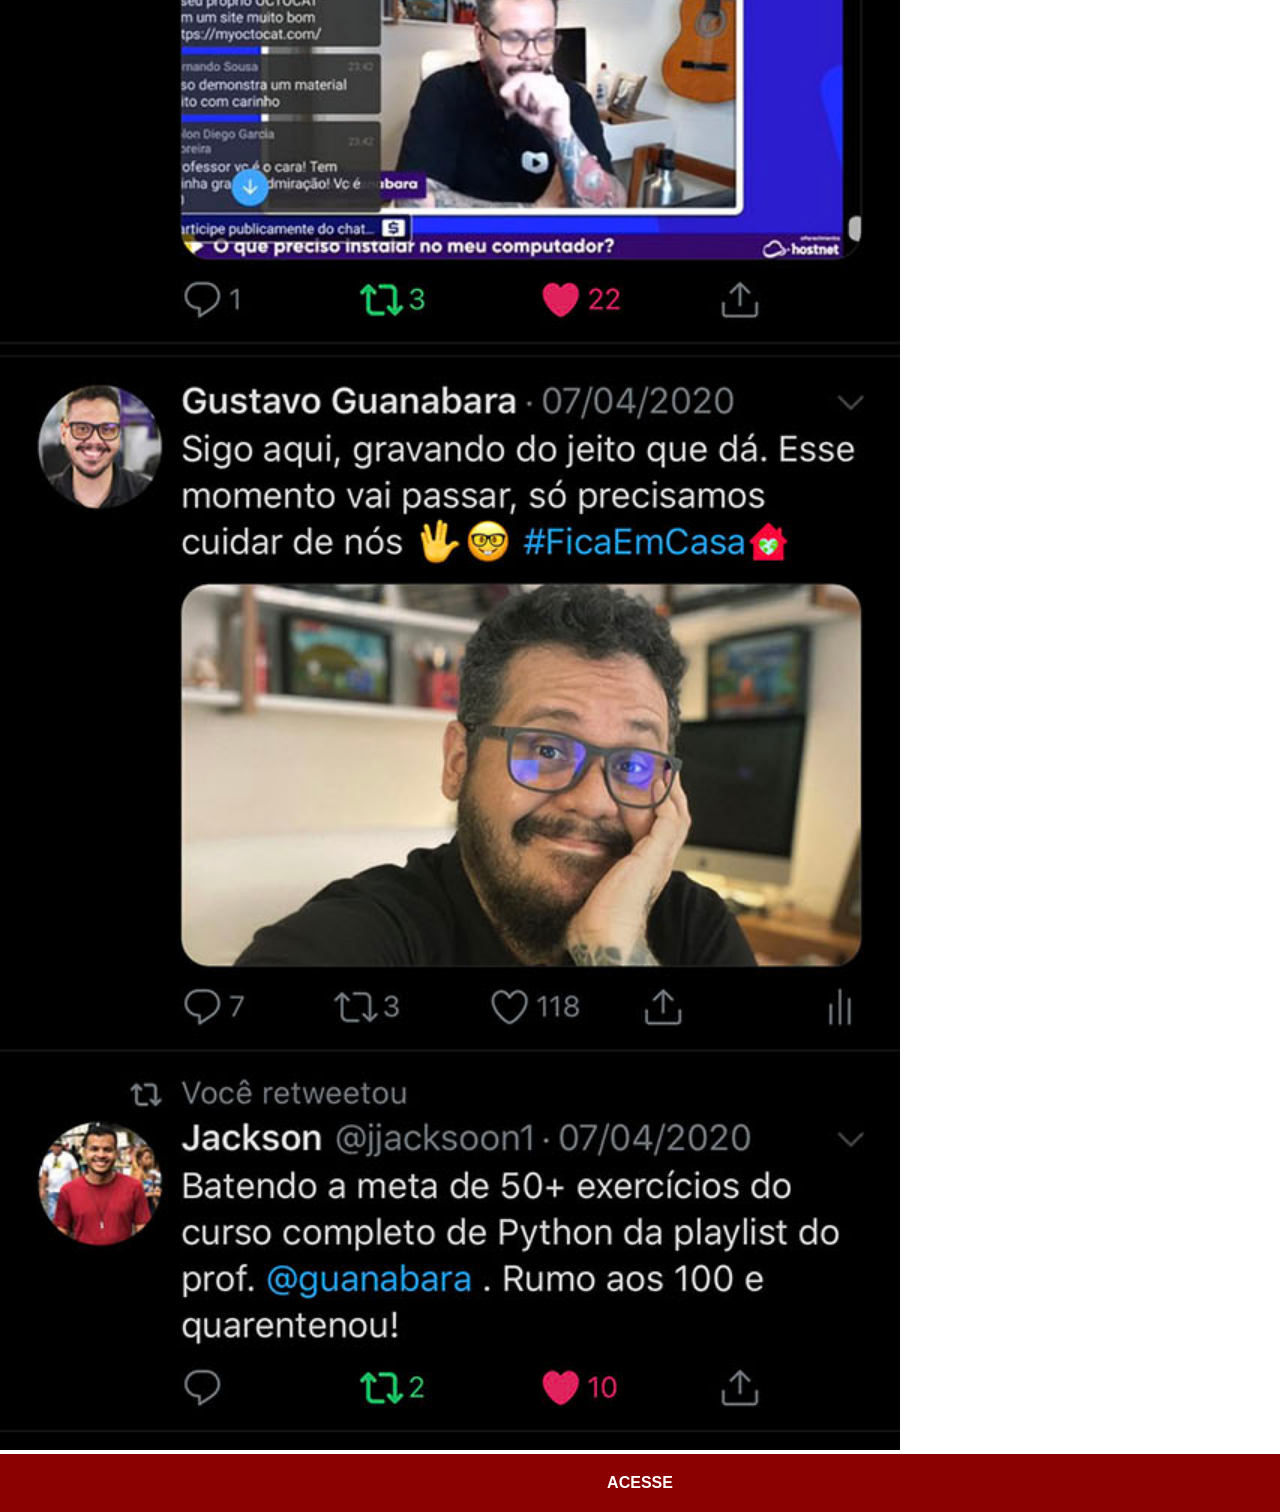
<file: twitter.html>
<!DOCTYPE html>
<html lang="pt-br">
<head>
    <meta charset="UTF-8">
    <meta name="viewport" content="width=device-width, initial-scale=1.0">
    <title>Twitter</title>
    <link rel="stylesheet" href="estilos/sociais.css">
</head>
<body>
    <img src="imagens/tela-twitter.jpg" alt="Twitter">
    <a href="https://Twitter.com/gustavoguanabara/">ACESSE</a>
</body>
</html>
</file>
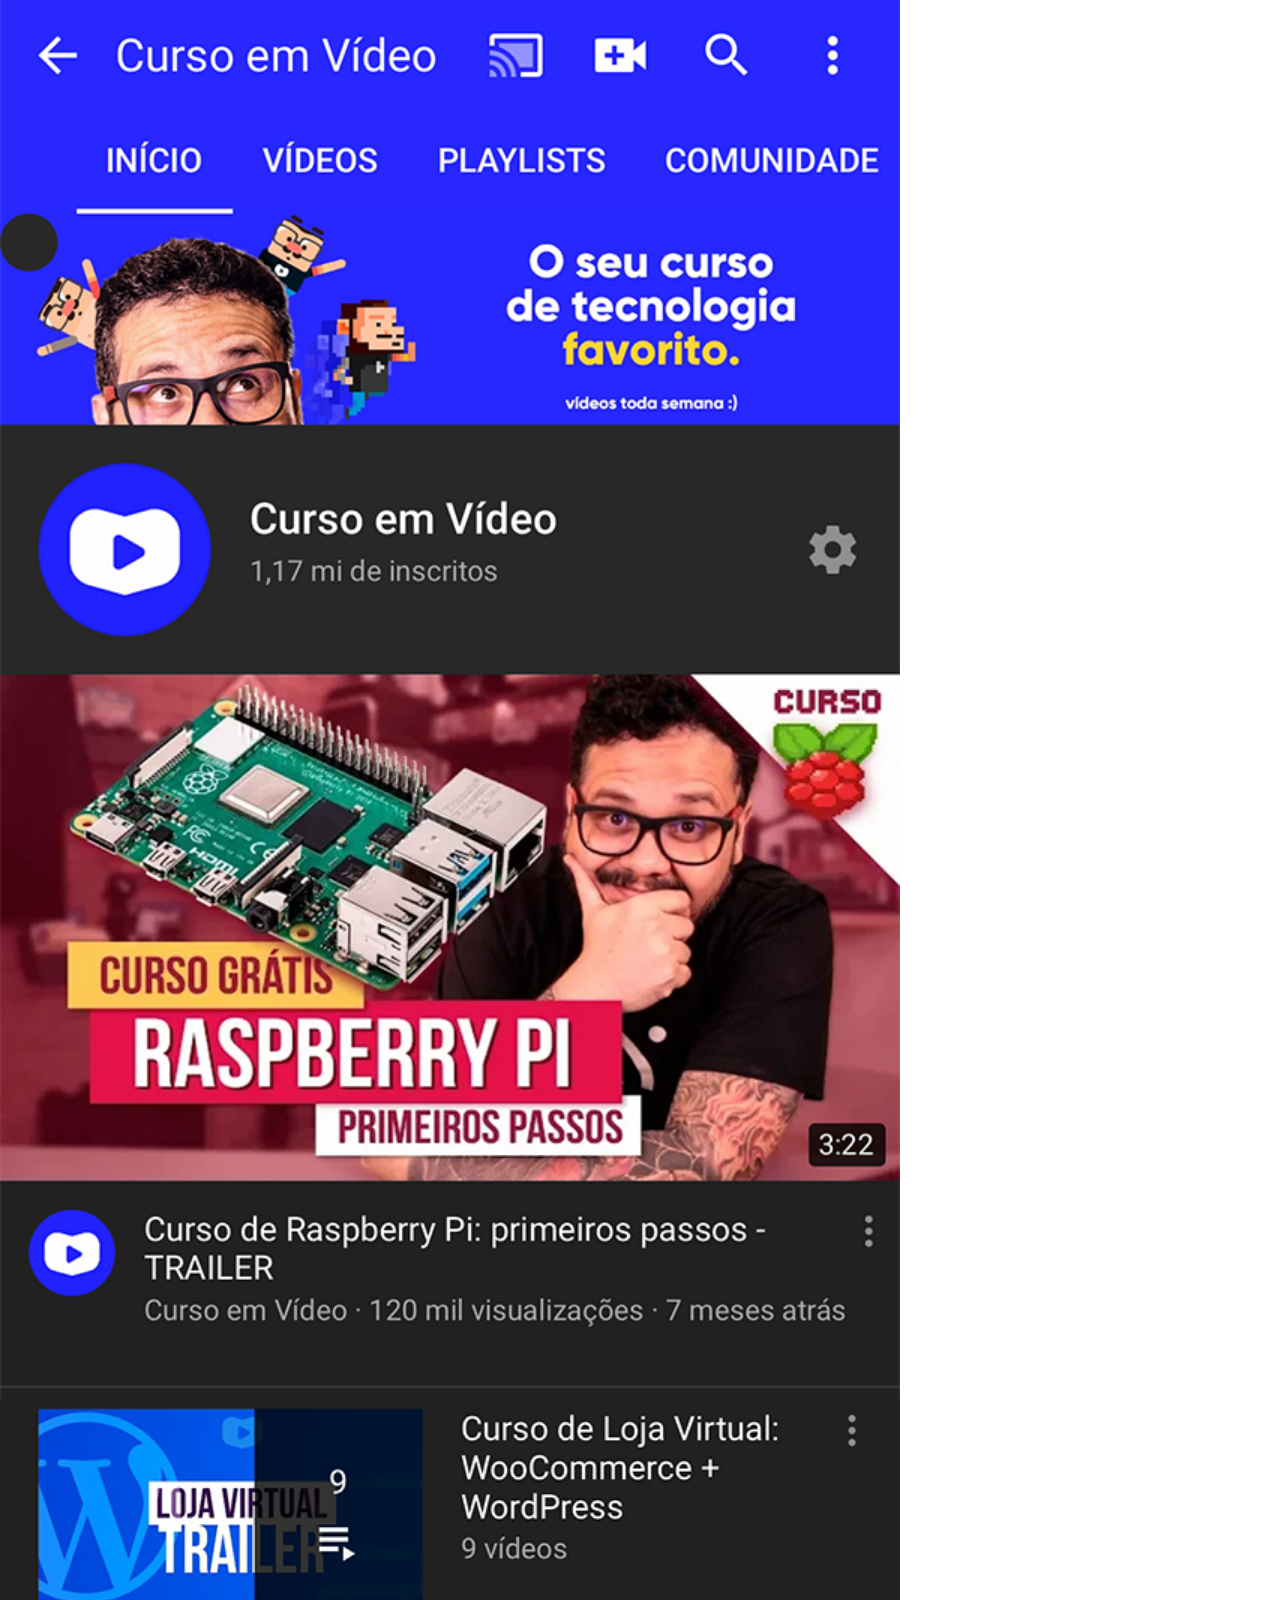
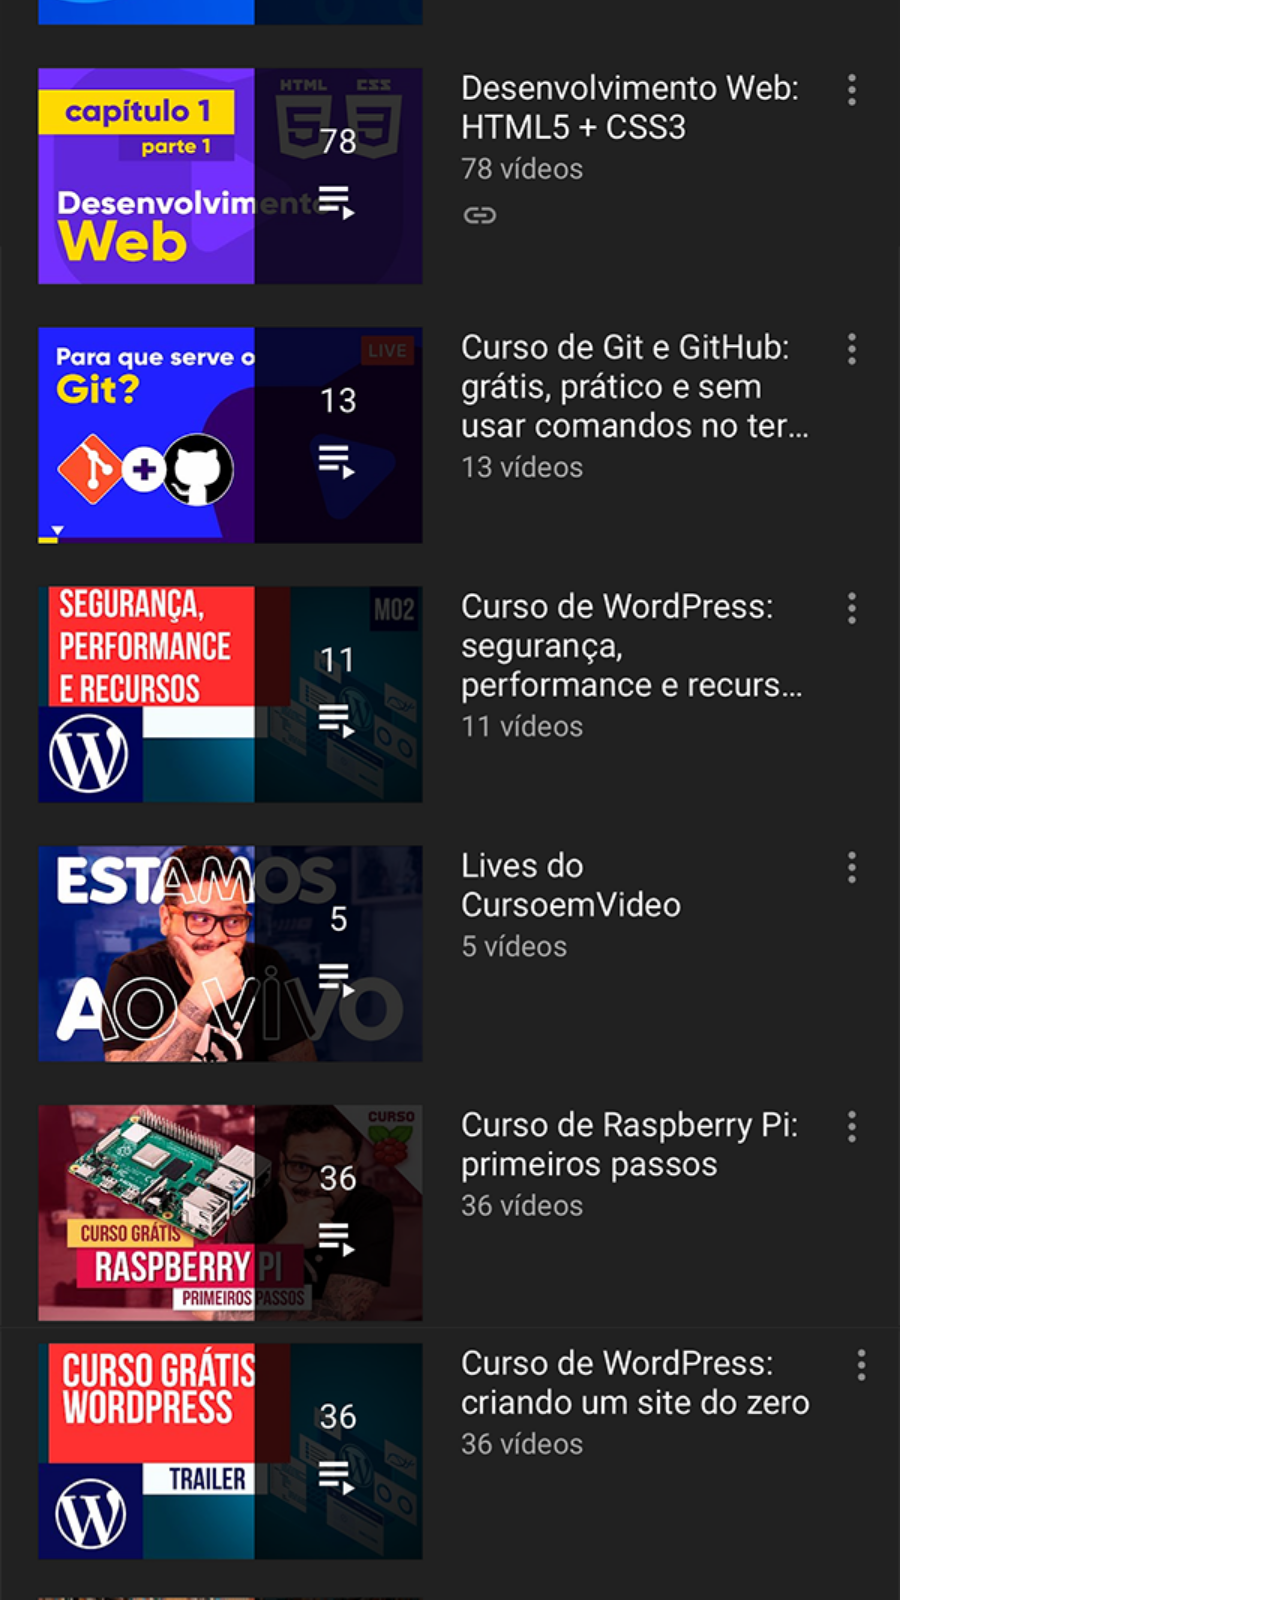
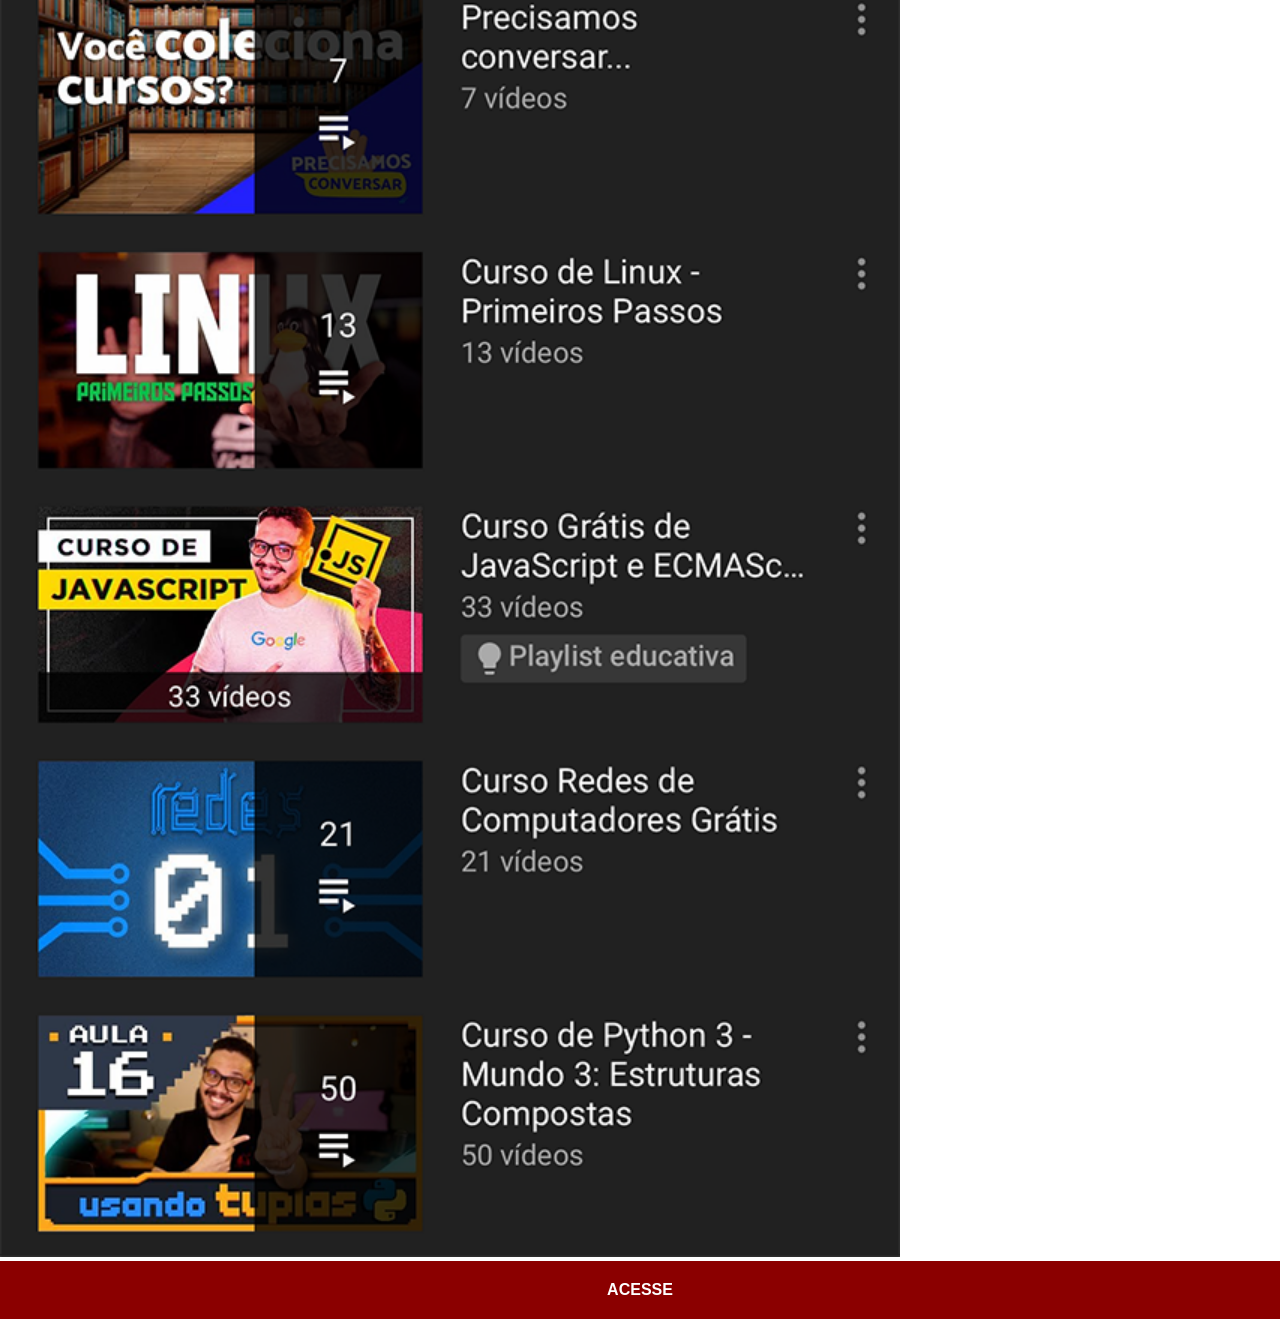
<file: youtube.html>
<!DOCTYPE html>
<html lang="pt-br">
<head>
    <meta charset="UTF-8">
    <meta name="viewport" content="width=device-width, initial-scale=1.0">
    <title>YouTube</title>
    <link rel="stylesheet" href="estilos/sociais.css">
</head>
<body>
    <img src="imagens/tela-youtube.png" alt="YouTube">
    <a href="https://www.youtube.com/user/cursoemvideo/playlists" target="_blank">ACESSE</a>
</body>
</html>
</file>
<file: estilos/sociais.css>
@charset "UTF-8";

*{
        margin: 0px;
        padding: 0px;
        font-family: Arial, Helvetica, sans-serif;   
        }

        ::-webkit-scrollbar {
            width: 0px;
            height: 0px;
        }
        img {
            width: 100vh;
        }

        a{
            display: block;
            background-color: darkred;
            color: white;
            padding: 20px;
            text-align: center;
            font-weight: bolder;
            text-decoration: none;
        }

        a:hover {
            background-color: red;
        }
</file>
